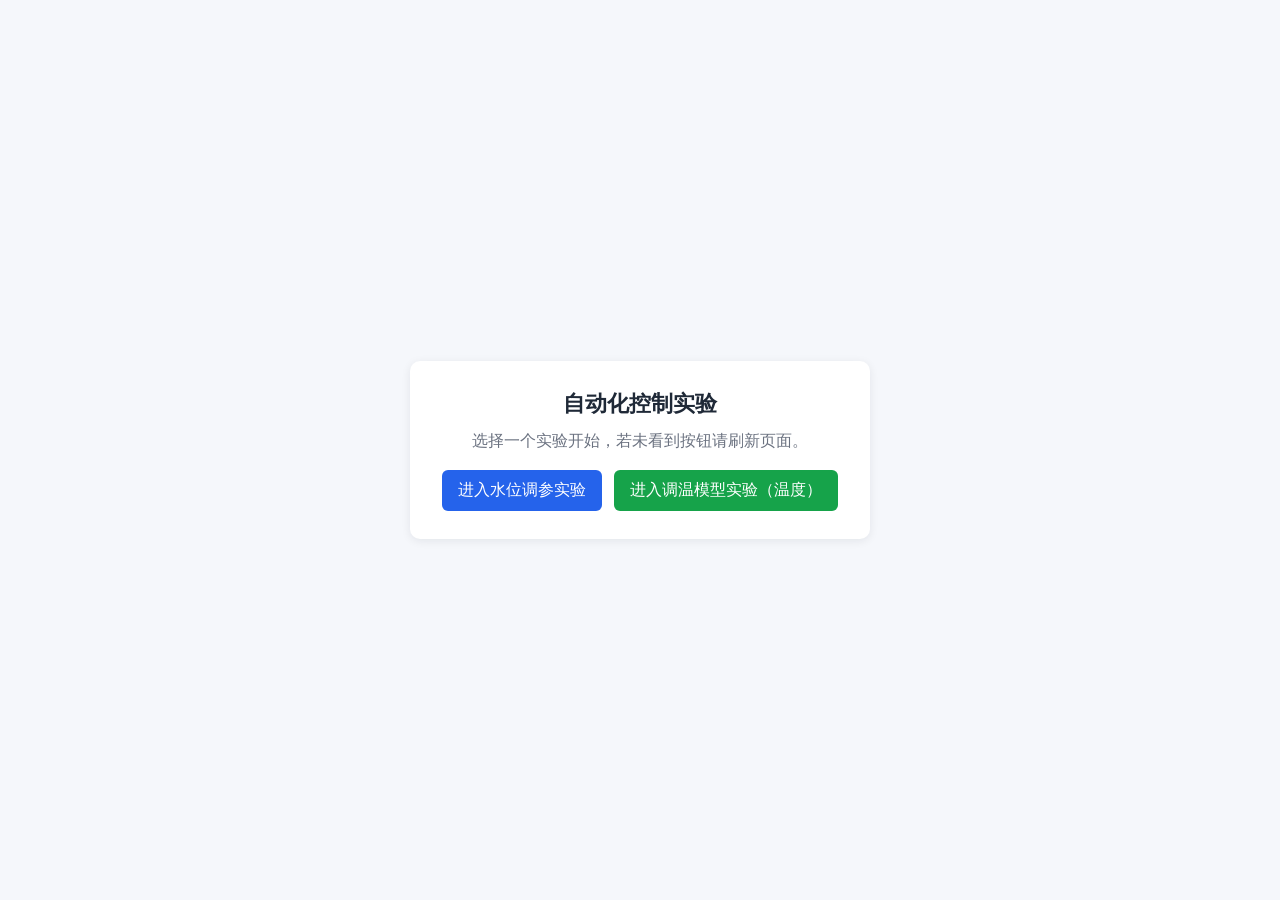
<file: index.html>
<!DOCTYPE html>
<html lang="zh-CN">
<head>
  <meta charset="UTF-8">
  <meta name="viewport" content="width=device-width, initial-scale=1.0">
  <title>自动化控制实验</title>
  <style>
    * { box-sizing: border-box; font-family: Arial, sans-serif; }
    body { background: #f5f7fb; min-height: 100vh; display: flex; align-items: center; justify-content: center; margin: 0; color: #1f2937; }
    .card { background: #fff; padding: 28px 32px; border-radius: 10px; box-shadow: 0 2px 10px rgba(15,23,42,.08); text-align: center; max-width: 520px; }
    h1 { margin: 0 0 8px; font-size: 22px; }
    p { color: #6b7280; line-height: 1.7; margin: 0 0 16px; }
    .btns { display: flex; gap: 12px; justify-content: center; flex-wrap: wrap; }
    .btn { display: inline-block; padding: 10px 16px; background: #2563eb; color: #fff; border-radius: 6px; text-decoration: none; }
    .btn:hover { background: #1d4ed8; }
    .btn-alt { background: #16a34a; }
    .btn-alt:hover { background: #15803d; }
  </style>
</head>
<body>
  <div class="card">
    <h1>自动化控制实验</h1>
    <p>选择一个实验开始，若未看到按钮请刷新页面。</p>
    <div class="btns">
      <a class="btn" href="experiments/water-tuner/index.html">进入水位调参实验</a>
      <a class="btn btn-alt" href="experiments/temp-tuner/index.html">进入调温模型实验（温度）</a>
    </div>
  </div>
</body>
</html>
</file>
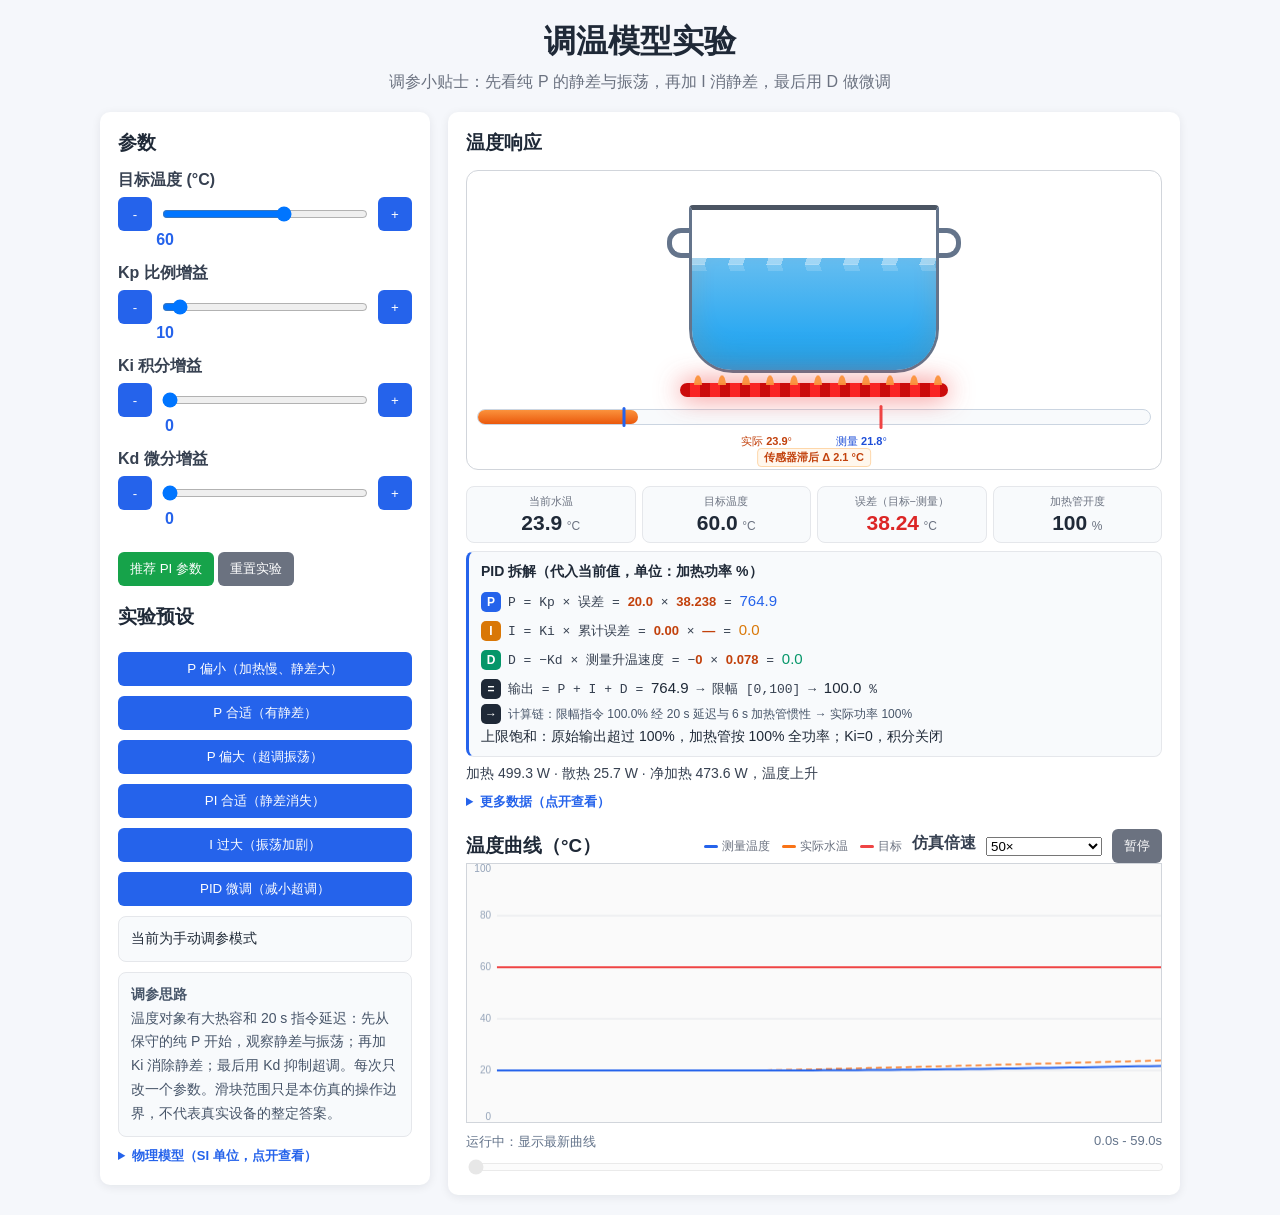
<file: experiments/temp-tuner/index.html>
<!DOCTYPE html>
<html lang="zh-CN">
<head>
  <meta charset="UTF-8">
  <meta name="viewport" content="width=device-width, initial-scale=1.0">
  <title>调温模型实验</title>
  <link rel="stylesheet" href="../../core/theme.css">
  <style>
    /* 温度响应可视化：大锅烧水（锅内水量固定约七成，温度越高气泡越多、锅底火光跟随功率）；
       目标与实际温度看锅下温度条——填充 = 水温，贴住红色目标刻度变绿、蓝刻度为测量温度
       （布局、控件、公式卡等共享样式见 core/theme.css） */
    .gauge-box { position: relative; width: 100%; height: 300px; border: 1px solid #d1d5db; border-radius: 12px; margin: 14px 0 16px; background: #fff; overflow: hidden; }
    /* 锅区：顶部 34px 留给蒸汽，底部 96px 接加热管与温度条（0–100 °C 刻度在下方曲线纵轴） */
    .gauge-track { position: absolute; left: 10px; right: 10px; top: 34px; bottom: 96px; }
    /* 大锅：两侧双耳把手；水量固定约七成，温度由气泡与水色表示 */
    .pot { position: absolute; left: 50%; transform: translateX(-50%); top: 0; bottom: 0; width: 250px;
      border: 3px solid #64748b; border-top: 5px solid #4b5563; border-radius: 4px 4px 44px 44px;
      background: rgba(255,255,255,.5); z-index: 4; }
    .pot::before, .pot::after { content: ""; position: absolute; top: 18px; width: 20px; height: 20px; border: 5px solid #64748b; }
    .pot::before { left: -25px; border-right: none; border-radius: 14px 0 0 14px; }
    .pot::after { right: -25px; border-left: none; border-radius: 0 14px 14px 0; }
    /* 锅内水：水量固定约七成、不随温度/参数变化；水色渐变与锅底暖光由 JS 按水温插值 */
    .pot-water { position: absolute; left: 0; right: 0; bottom: 0; height: 70%; overflow: hidden;
      border-radius: 0 0 40px 40px; background: linear-gradient(180deg, #93c5fd, #3b82f6); }
    .pot-water::before { content: ""; position: absolute; left: 0; top: 0; width: 200%; height: 7px;
      background: repeating-linear-gradient(110deg, rgba(255,255,255,.4) 0 14px, rgba(255,255,255,0) 14px 36px);
      animation: surfaceFlow 2.6s linear infinite; }
    .pot-water::after { content: ""; position: absolute; left: 0; top: 6px; width: 200%; height: 7px;
      background: repeating-linear-gradient(70deg, rgba(255,255,255,.16) 0 14px, rgba(255,255,255,0) 14px 36px);
      animation: surfaceFlow 4.2s linear infinite reverse; }
    @keyframes surfaceFlow { from { transform: translateX(0); } to { transform: translateX(-50%); } }
    /* 沸腾气泡：按温度分档（bub-1…bub-4 对应 30/50/70/90 °C 起），越高同时上升的气泡越多、越急 */
    .bubble { position: absolute; bottom: -6px; width: 8px; height: 8px; border-radius: 50%; opacity: 0;
      background: radial-gradient(circle at 35% 30%, rgba(255,255,255,.95), rgba(255,255,255,.25)); }
    .pot .bubble { animation-duration: 1.7s; animation-timing-function: linear; animation-iteration-count: infinite; }
    .pot.bub-1 .bubble:nth-child(1),
    .pot.bub-2 .bubble:nth-child(-n+2),
    .pot.bub-3 .bubble:nth-child(-n+3),
    .pot.bub-4 .bubble { animation-name: bubbleRise; }
    .pot .bubble:nth-child(2) { animation-delay: .45s; }
    .pot .bubble:nth-child(3) { animation-delay: .95s; }
    .pot .bubble:nth-child(4) { width: 6px; height: 6px; animation-delay: 1.3s; }
    .pot.bub-3 .bubble, .pot.bub-4 .bubble { animation-duration: 1.2s; }
    .pot.bub-4 .bubble { animation-duration: .85s; }
    @keyframes bubbleRise { 0% { transform: translateY(0) scale(.6); opacity: 0; } 12% { opacity: .9; }
      100% { transform: translateY(-200px) scale(1.15); opacity: 0; } }
    /* 蒸汽：水温 ≥50 °C 起飘出，越热越明显 */
    .steam { position: absolute; left: 50%; top: -26px; transform: translateX(-50%); width: 96px; height: 24px;
      opacity: 0; transition: opacity .4s; pointer-events: none; }
    .pot.bub-2 .steam { opacity: .45; }
    .pot.bub-3 .steam, .pot.bub-4 .steam { opacity: .9; }
    .steam span { position: absolute; bottom: 0; width: 12px; height: 22px; border-radius: 50%;
      background: radial-gradient(ellipse, rgba(148,163,184,.6), rgba(148,163,184,0) 70%);
      animation: steamRise 2.4s ease-in-out infinite; }
    .steam span:nth-child(1) { left: 10px; }
    .steam span:nth-child(2) { left: 42px; animation-delay: .8s; }
    .steam span:nth-child(3) { left: 74px; animation-delay: 1.6s; }
    @keyframes steamRise { 0% { transform: translateY(6px) scale(.7); opacity: 0; } 30% { opacity: .9; }
      100% { transform: translateY(-16px) scale(1.3); opacity: 0; } }
    /* 锅底加热管：红热程度跟随实际功率，点燃（.is-lit）时窜出火苗 */
    .heater { position: absolute; left: 50%; transform: translateX(-50%); bottom: 72px; width: 268px; height: 14px; border-radius: 7px;
      background: repeating-linear-gradient(90deg, #7f1d1d 0 10px, #b91c1c 10px 20px);
      z-index: 8; transition: box-shadow .2s linear, background .2s linear; }
    .heater::before { content: ""; position: absolute; left: 6px; right: 6px; top: -15px; height: 17px; opacity: 0; transition: opacity .2s linear;
      background-image: radial-gradient(ellipse 6px 15px at 50% 100%, rgba(251,146,60,.95) 0 58%, rgba(249,115,22,0) 70%);
      background-size: 24px 17px; background-repeat: repeat-x; transform-origin: bottom center; }
    .heater.is-lit::before { opacity: 1; animation: flameFlicker .32s ease-in-out infinite alternate; }
    @keyframes flameFlicker { from { transform: scaleY(.8); } to { transform: scaleY(1.1); } }
    /* 温度条：填充宽度 = 实际水温；贴住红色目标刻度（±0.5 °C）整条变绿，蓝刻度 = 测量温度 */
    .temp-bar { position: absolute; left: 10px; right: 10px; bottom: 44px; height: 16px;
      border: 1px solid #cbd5e1; border-radius: 8px; background: #f8fafc; }
    .temp-bar-fill { position: absolute; left: 0; top: 0; bottom: 0; width: 0; border-radius: 7px;
      background: linear-gradient(180deg, #fb923c, #ea580c); transition: width .1s linear, background .2s linear; }
    .temp-bar.is-reached { border-color: #16a34a; box-shadow: 0 0 6px rgba(22,163,74,.35); }
    .temp-bar.is-reached .temp-bar-fill { background: linear-gradient(180deg, #4ade80, #16a34a); }
    .temp-bar-target { position: absolute; top: -5px; bottom: -5px; width: 3px; border-radius: 2px;
      background: #ef4444; transform: translateX(-1.5px); z-index: 3; }
    .temp-bar-measured { position: absolute; top: -3px; bottom: -3px; width: 3px; border-radius: 2px;
      background: #2563eb; transform: translateX(-1.5px); z-index: 4; }
    /* 条下读数：颜色与温度条刻度一致 */
    .gauge-labels { position: absolute; left: 0; right: 0; bottom: 20px; display: flex; justify-content: center; gap: 44px; font-size: 11px; color: #64748b; }
    .lbl-actual { color: #c2410c; }
    .lbl-measured { color: #1d4ed8; }
    /* 传感器滞后的数值读出 */
    .lag-tag { position: absolute; left: 50%; transform: translateX(-50%); bottom: 2px; font-size: 11px; font-weight: 700; color: #c2410c; background: #fff7ed; border: 1px solid #fed7aa; padding: 1px 6px; border-radius: 4px; white-space: nowrap; }
    /* 曲线图例：蓝实线测量、橙虚线实际、红实线目标 */
    .legend { display: flex; gap: 12px; font-size: 12px; color: #6b7280; align-items: center; }
    .legend span::before { content: ""; display: inline-block; width: 14px; height: 3px; margin-right: 4px; vertical-align: middle; border-radius: 2px; background: #2563eb; }
    .legend .lg-actual::before { background: #f97316; }
    .legend .lg-target::before { background: #ef4444; }
    /* 暂停时冻结锅内水面、气泡、蒸汽与火苗动画 */
    .gauge-box.is-paused .pot-water::before, .gauge-box.is-paused .pot-water::after,
    .gauge-box.is-paused .bubble, .gauge-box.is-paused .steam span,
    .gauge-box.is-paused .heater::before { animation-play-state: paused; }
    @media (prefers-reduced-motion: reduce) {
      .pot-water::before, .pot-water::after, .bubble, .steam span, .heater.is-lit::before { animation: none; }
    }
  </style>
</head>
<body>
  <h1>调温模型实验</h1>
  <div class="subtitle" id="loadingTip" title="点击切换下一条提示" aria-live="polite">调参小贴士：先看纯 P 的静差与振荡，再加 I 消静差，最后用 D 做微调</div>

  <div class="container">
    <div class="panel left">
      <h3>参数</h3>

      <div class="param">
        <label for="setPoint">目标温度 (°C)</label>
        <div class="param-control">
          <button class="btn param-btn" onclick="adjustParam('setPoint', -1)">-</button>
          <input type="range" id="setPoint" min="0" max="100" step="1" value="60">
          <button class="btn param-btn" onclick="adjustParam('setPoint', 1)">+</button>
        </div>
        <span class="value" id="setPointVal">60</span>
      </div>

      <div class="param">
        <label for="kp">Kp 比例增益</label>
        <div class="param-control">
          <button class="btn param-btn" onclick="adjustParam('kp', -1)">-</button>
          <input type="range" id="kp" min="0" max="200" step="1" value="10">
          <button class="btn param-btn" onclick="adjustParam('kp', 1)">+</button>
        </div>
        <span class="value" id="kpVal">20</span>
      </div>

      <div class="param">
        <label for="ki">Ki 积分增益</label>
        <div class="param-control">
          <button class="btn param-btn" onclick="adjustParam('ki', -1)">-</button>
          <input type="range" id="ki" min="0" max="100" step="1" value="0">
          <button class="btn param-btn" onclick="adjustParam('ki', 1)">+</button>
        </div>
        <span class="value" id="kiVal">0</span>
      </div>

      <div class="param">
        <label for="kd">Kd 微分增益</label>
        <div class="param-control">
          <button class="btn param-btn" onclick="adjustParam('kd', -1)">-</button>
          <input type="range" id="kd" min="0" max="100" step="1" value="0">
          <button class="btn param-btn" onclick="adjustParam('kd', 1)">+</button>
        </div>
        <span class="value" id="kdVal">0</span>
      </div>

      <button class="btn btn-auto" onclick="autoTune()">推荐 PI 参数</button>
      <button class="btn btn-secondary" onclick="resetSystem()">重置实验</button>

      <h3 style="margin-top:18px">实验预设</h3>
      <button class="btn preset-btn" onclick="loadPreset('pSmall')">P 偏小（加热慢、静差大）</button>
      <button class="btn preset-btn" onclick="loadPreset('pOk')">P 合适（有静差）</button>
      <button class="btn preset-btn" onclick="loadPreset('pLarge')">P 偏大（超调振荡）</button>
      <button class="btn preset-btn" onclick="loadPreset('pi')">PI 合适（静差消失）</button>
      <button class="btn preset-btn" onclick="loadPreset('iLarge')">I 过大（振荡加剧）</button>
      <button class="btn preset-btn" onclick="loadPreset('pid')">PID 微调（减小超调）</button>

      <div class="status" id="tuneStatus">当前为手动调参模式</div>
      <div class="tips">
        <strong>调参思路</strong><br>
        温度对象有大热容和 20 s 指令延迟：先从保守的纯 P 开始，观察静差与振荡；再加 Ki 消除静差；最后用 Kd 抑制超调。每次只改一个参数。滑块范围只是本仿真的操作边界，不代表真实设备的整定答案。
      </div>
      <details class="more-data">
        <summary>物理模型（SI 单位，点开查看）</summary>
        水 1.0 kg，比热容 4186 J/(kg·°C)，热容 4186 J/K。<br>
        加热器最大 500 W，实际功率 = 500 × 加热管开度 / 100。<br>
        散热 = (水温 − 20) ÷ 0.15（环境 20 °C、热阻 0.15 K/W）。<br>
        水温变化率 = (加热功率 − 散热) ÷ 4186。<br>
        满功率极限 20 + 500×0.15 = 95 °C；60 °C 平衡需 266.7 W（53.3%）。<br>
        指令延迟 20 s 后到达，加热管按 6 s 一阶惯性动作；测温传感器 25 s 一阶惯性。<br>
        不含沸腾相变、环境温度漂移与保温层非线性。
      </details>
    </div>

    <div class="panel right">
      <h3>温度响应</h3>
      <div class="gauge-box" id="gaugeBox">
        <div class="gauge-track">
          <div class="pot" id="pot" title="锅内水量固定；温度越高气泡越多、水色越暖">
            <div class="pot-water" id="potWater">
              <span class="bubble" style="left:20%"></span>
              <span class="bubble" style="left:46%"></span>
              <span class="bubble" style="left:72%"></span>
              <span class="bubble" style="left:34%"></span>
            </div>
            <div class="steam" aria-hidden="true"><span></span><span></span><span></span></div>
          </div>
        </div>
        <div class="heater" id="heater" aria-hidden="true"></div>
        <div class="temp-bar" id="tempBar" title="温度条：填充 = 实际水温，贴住红色目标刻度变绿">
          <div class="temp-bar-fill" id="barActual"></div>
          <div class="temp-bar-target" id="barTarget"></div>
          <div class="temp-bar-measured" id="barMeasured"></div>
        </div>
        <div class="gauge-labels">
          <span class="lbl-actual">实际 <b id="barActualVal">20.0</b>°</span>
          <span class="lbl-measured">测量 <b id="barMeasuredVal">20.0</b>°</span>
        </div>
        <div class="lag-tag" id="lagTag">传感器滞后 Δ 0.0 °C</div>
      </div>
      <div class="key-metrics">
        <div class="metric">
          <span class="metric-label">当前水温</span>
          <span class="metric-num" id="currentTemp">20.0</span> <span class="metric-unit">°C</span>
        </div>
        <div class="metric">
          <span class="metric-label">目标温度</span>
          <span class="metric-num" id="targetTemp">60.0</span> <span class="metric-unit">°C</span>
        </div>
        <div class="metric is-error">
          <span class="metric-label">误差（目标−测量）</span>
          <span class="metric-num" id="error">40.00</span> <span class="metric-unit">°C</span>
        </div>
        <div class="metric">
          <span class="metric-label">加热管开度</span>
          <span class="metric-num" id="valve">0</span> <span class="metric-unit">%</span>
        </div>
      </div>
      <div class="status" id="controlBreakdown">
        <strong>PID 拆解（代入当前值，单位：加热功率 %）</strong>
        <div class="formula">
          <div class="formula-row">
            <span class="term term-p">P</span>
            <span class="expr">P = Kp × 误差 = <b id="fpKp">20.0</b> × <b id="fpErr">40.000</b> = <span class="res-p" id="pOutput">0.0</span></span>
          </div>
          <div class="formula-row">
            <span class="term term-i">I</span>
            <span class="expr">I = Ki × 累计误差 = <b id="fpKi">0.00</b> × <b id="fpIacc">—</b> = <span class="res-i" id="iOutput">0.0</span></span>
          </div>
          <div class="formula-row">
            <span class="term term-d">D</span>
            <span class="expr">D = −Kd × 测量升温速度 = −<b id="fpKd">0</b> × <b id="fpSpeed">0.000</b> = <span class="res-d" id="dOutput">0.0</span></span>
          </div>
          <div class="formula-row">
            <span class="term term-sum">=</span>
            <span class="expr">输出 = P + I + D = <span class="res-sum" id="rawOutput">0.0</span>
              → 限幅 [0,100] → <span class="res-sum" id="commandOutput">0.0</span> %</span>
          </div>
          <div class="formula-row">
            <span class="term term-sum">→</span>
            <span class="formula-path" id="controlChain"></span>
          </div>
        </div>
        <span id="saturationStatus">等待计算</span>
      </div>
      <div class="balance-line" id="balanceLine">加热 0.0 W · 散热 0.0 W</div>
      <details class="more-data">
        <summary>更多数据（点开查看）</summary>
        仿真时间 <span class="value" id="simTimeDisplay">0.0</span> s
        · 水质量 <span class="value" id="massDisplay">1.0</span> kg
        · 热容 <span class="value" id="capacityDisplay">4186</span> J/K
        · 理论稳态静差（平衡解预测） <span class="value" id="theoryError">2.50</span> °C
      </details>
      <div class="chart-head">
        <h3>温度曲线（°C）</h3>
        <div class="chart-tools">
          <span class="legend">
            <span>测量温度</span>
            <span class="lg-actual">实际水温</span>
            <span class="lg-target">目标</span>
          </span>
          <label for="simulationSpeed">仿真倍速</label>
          <select id="simulationSpeed">
            <option value="1">1×（真实时间）</option>
            <option value="10">10×</option>
            <option value="50" selected>50×</option>
            <option value="100">100×</option>
          </select>
          <button class="btn btn-secondary" id="toggleRunBtn" type="button">暂停</button>
        </div>
      </div>
      <canvas id="chart"></canvas>
      <div class="scrubber-wrap">
        <div class="scrubber-label">
          <span id="scrubberState">运行中：显示最新曲线</span>
          <span id="scrubberRange">0.0s - 0.0s</span>
        </div>
        <input class="scrubber" id="historyScrubber" type="range" min="0" max="0" value="0" disabled>
      </div>
    </div>
  </div>

  <script src="../../core/chart.js"></script>
  <script src="../../core/controls.js"></script>
  <script src="model.js"></script>
  <script src="ui.js"></script>
</body>
</html>
</file>
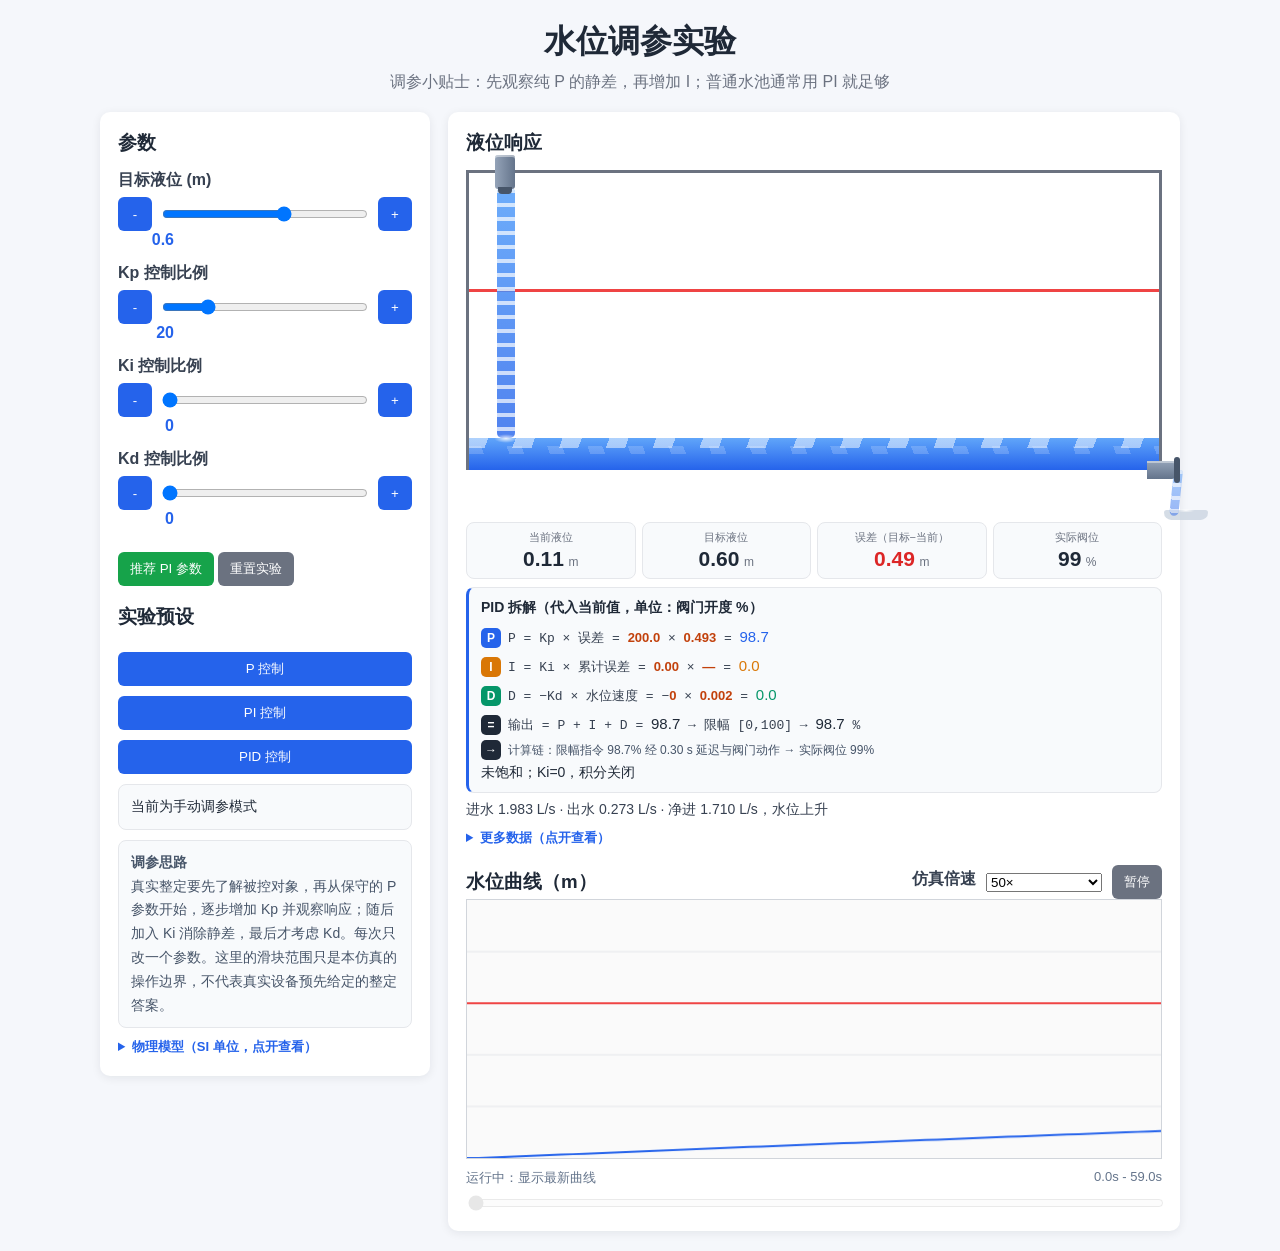
<file: experiments/water-tuner/index.html>
<!DOCTYPE html>
<html lang="zh-CN">
<head>
  <meta charset="UTF-8">
  <meta name="viewport" content="width=device-width, initial-scale=1.0">
  <title>水位调参实验</title>
  <link rel="stylesheet" href="../../core/theme.css">
  <style>
    /* 水池可视化专属样式（布局、控件、公式卡等共享样式见 core/theme.css） */
    .pool-box { position: relative; width: 100%; height: 300px; border: 3px solid #6b7280; border-bottom: none; margin: 14px 0 52px; background: #fff; overflow: visible; }
    .water { position: absolute; bottom: 0; width: 100%; background: linear-gradient(180deg, #60a5fa, #2563eb); overflow: hidden; transition: height .08s linear; }
    .water::before { content: ""; position: absolute; left: 0; top: 0; width: 200%; height: 10px; background: repeating-linear-gradient(110deg, rgba(255,255,255,.5) 0 18px, rgba(255,255,255,0) 18px 44px); animation: surfaceFlow 2.8s linear infinite; }
    .water::after { content: ""; position: absolute; left: 0; top: 8px; width: 200%; height: 8px; background: repeating-linear-gradient(70deg, rgba(255,255,255,.18) 0 14px, rgba(255,255,255,0) 14px 38px); animation: surfaceFlow 4.2s linear infinite reverse; }
    .water:not(.has-water)::before, .water:not(.has-water)::after { opacity: 0; }
    /* 进水管与下落水流 */
    .inlet-pipe { position: absolute; left: 26px; top: -18px; width: 20px; height: 34px; border-radius: 3px; background: linear-gradient(90deg, #94a3b8, #64748b); box-shadow: inset 0 2px 0 rgba(255,255,255,.45); z-index: 20; }
    .inlet-pipe::after { content: ""; position: absolute; left: 3px; bottom: -5px; width: 14px; height: 7px; border-radius: 0 0 4px 4px; background: #475569; }
    .inlet-stream { position: absolute; left: 28px; top: 16px; width: 16px; height: 0; border-radius: 3px 3px 5px 5px; background: linear-gradient(180deg, rgba(96,165,250,.92), rgba(37,99,235,.8)); opacity: 0; z-index: 15; }
    .inlet-stream::before { content: ""; position: absolute; inset: 0; border-radius: inherit; background: repeating-linear-gradient(180deg, rgba(255,255,255,.7) 0 4px, rgba(255,255,255,0) 4px 14px); animation: streamFlowDown .35s linear infinite; }
    .inlet-stream::after { content: ""; position: absolute; left: 50%; bottom: -5px; width: 24px; height: 9px; border-radius: 50%; background: radial-gradient(ellipse, rgba(255,255,255,.85), rgba(255,255,255,0) 70%); transform: translateX(-50%); animation: splashPulse .45s ease-in-out infinite alternate; }
    /* 出水管与外流水流 */
    .outlet-pipe { position: absolute; right: -18px; bottom: -9px; width: 30px; height: 18px; border-radius: 0 5px 5px 0; background: linear-gradient(180deg, #94a3b8, #64748b); box-shadow: inset 0 2px 0 rgba(255,255,255,.4); z-index: 20; }
    .outlet-pipe::after { content: ""; position: absolute; right: -3px; top: -4px; width: 6px; height: 26px; border-radius: 3px; background: #475569; }
    .outlet-stream { position: absolute; right: -24px; top: 100%; width: 14px; height: 0; border-radius: 3px 3px 6px 6px; background: linear-gradient(180deg, rgba(96,165,250,.92), rgba(37,99,235,.78)); opacity: 0; z-index: 15; transform: rotate(6deg); transform-origin: top center; }
    .outlet-stream::before { content: ""; position: absolute; inset: 0; border-radius: inherit; background: repeating-linear-gradient(180deg, rgba(255,255,255,.65) 0 4px, rgba(255,255,255,0) 4px 13px); animation: streamFlowDown .4s linear infinite; }
    .drain-pool { position: absolute; right: -49px; bottom: -50px; width: 44px; height: 10px; border-radius: 3px 3px 8px 8px; background: #cbd5e1; opacity: .8; z-index: 10; }
    .drain-pool::before { content: ""; position: absolute; left: 50%; top: -3px; width: 30px; height: 7px; border-radius: 50%; background: radial-gradient(ellipse, rgba(255,255,255,.9), rgba(255,255,255,0) 70%); transform: translateX(-50%) scale(.6); opacity: 0; }
    .drain-pool.is-receiving::before { opacity: 1; animation: splashPulse .5s ease-in-out infinite alternate; }
    @keyframes surfaceFlow { from { transform: translateX(0); } to { transform: translateX(-50%); } }
    @keyframes streamFlowDown { from { background-position: 0 0; } to { background-position: 0 14px; } }
    @keyframes splashPulse { from { transform: translateX(-50%) scale(.75); opacity: .5; } to { transform: translateX(-50%) scale(1.25); opacity: .95; } }
    /* 暂停时冻结所有流动动画 */
    .pool-box.is-paused .water::before, .pool-box.is-paused .water::after,
    .pool-box.is-paused .inlet-stream::before, .pool-box.is-paused .inlet-stream::after,
    .pool-box.is-paused .outlet-stream::before, .pool-box.is-paused .drain-pool.is-receiving::before { animation-play-state: paused; }
    @media (prefers-reduced-motion: reduce) { .water::before, .water::after, .inlet-stream::before, .inlet-stream::after, .outlet-stream::before, .drain-pool.is-receiving::before { animation: none; } }
  </style>
</head>
<body>
  <h1>水位调参实验</h1>
  <div class="subtitle" id="loadingTip" title="点击切换下一条提示" aria-live="polite">调参小贴士：先观察纯 P 的静差，再增加 I；普通水池通常用 PI 就足够</div>

  <div class="container">
    <div class="panel left">
      <h3>参数</h3>

      <div class="param">
        <label for="setPoint">目标液位 (m)</label>
        <div class="param-control">
          <button class="btn param-btn" onclick="adjustParam('setPoint', -0.1)">-</button>
          <input type="range" id="setPoint" min="0" max="1" step="0.1" value="0.6">
          <button class="btn param-btn" onclick="adjustParam('setPoint', 0.1)">+</button>
        </div>
        <span class="value" id="setPointVal">0.6</span>
      </div>

      <div class="param">
        <label for="kp">Kp 控制比例</label>
        <div class="param-control">
          <button class="btn param-btn" onclick="adjustParam('kp', -1)">-</button>
          <input type="range" id="kp" min="0" max="100" step="1" value="20">
          <button class="btn param-btn" onclick="adjustParam('kp', 1)">+</button>
        </div>
        <span class="value" id="kpVal">20</span>
      </div>

      <div class="param">
        <label for="ki">Ki 控制比例</label>
        <div class="param-control">
          <button class="btn param-btn" onclick="adjustParam('ki', -1)">-</button>
          <input type="range" id="ki" min="0" max="100" step="1" value="0">
          <button class="btn param-btn" onclick="adjustParam('ki', 1)">+</button>
        </div>
        <span class="value" id="kiVal">0</span>
      </div>

      <div class="param">
        <label for="kd">Kd 控制比例</label>
        <div class="param-control">
          <button class="btn param-btn" onclick="adjustParam('kd', -1)">-</button>
          <input type="range" id="kd" min="0" max="100" step="1" value="0">
          <button class="btn param-btn" onclick="adjustParam('kd', 1)">+</button>
        </div>
        <span class="value" id="kdVal">0</span>
      </div>

      <button class="btn btn-auto" onclick="autoTune()">推荐 PI 参数</button>
      <button class="btn btn-secondary" onclick="resetSystem()">重置实验</button>

      <h3 style="margin-top:18px">实验预设</h3>
      <button class="btn preset-btn" onclick="loadPreset('pOnly')">P 控制</button>
      <button class="btn preset-btn" onclick="loadPreset('pi')">PI 控制</button>
      <button class="btn preset-btn" onclick="loadPreset('pid')">PID 控制</button>

      <div class="status" id="tuneStatus">当前为手动调参模式</div>
      <div class="tips">
        <strong>调参思路</strong><br>
        真实整定要先了解被控对象，再从保守的 P 参数开始，逐步增加 Kp 并观察响应；随后加入 Ki 消除静差，最后才考虑 Kd。每次只改一个参数。这里的滑块范围只是本仿真的操作边界，不代表真实设备预先给定的整定答案。
      </div>
      <details class="more-data">
        <summary>物理模型（SI 单位，点开查看）</summary>
        水池：1 m × 1 m × 1 m，容量 1000 L。<br>
        顶部进水：最大 2 L/s，与实际阀位成正比。<br>
        底部出水：直径 20 mm，流量系数 Cd=0.6，向大气自由排水。<br>
        Q出 = Cd × 孔面积 × √(2gh)；水位变化率 = (Q进 − Q出) ÷ 池底面积。<br>
        0.6 m 时出水约 0.647 L/s，平衡阀位约 32.4%。<br>
        阀门指令延迟 0.30 s 后才到达执行机构，阀门按一阶惯性动作。<br>
        不含长管阻力、泵曲线和水面晃荡。
      </details>
    </div>

    <div class="panel right">
      <h3>液位响应</h3>
      <div class="pool-box">
        <div class="water" id="water"></div>
        <div class="target-line" id="targetLine"></div>
        <div class="inlet-pipe" aria-hidden="true"></div>
        <div class="inlet-stream" id="inletStream" aria-hidden="true"></div>
        <div class="outlet-pipe" aria-hidden="true"></div>
        <div class="outlet-stream" id="outletStream" aria-hidden="true"></div>
        <div class="drain-pool" aria-hidden="true"></div>
      </div>
      <div class="key-metrics">
        <div class="metric">
          <span class="metric-label">当前液位</span>
          <span class="metric-num" id="currentLv">0.00</span> <span class="metric-unit">m</span>
        </div>
        <div class="metric">
          <span class="metric-label">目标液位</span>
          <span class="metric-num" id="targetLv">0.60</span> <span class="metric-unit">m</span>
        </div>
        <div class="metric is-error">
          <span class="metric-label">误差（目标−当前）</span>
          <span class="metric-num" id="error">0.00</span> <span class="metric-unit">m</span>
        </div>
        <div class="metric">
          <span class="metric-label">实际阀位</span>
          <span class="metric-num" id="valve">0</span> <span class="metric-unit">%</span>
        </div>
      </div>
      <div class="status" id="controlBreakdown">
        <strong>PID 拆解（代入当前值，单位：阀门开度 %）</strong>
        <div class="formula">
          <div class="formula-row">
            <span class="term term-p">P</span>
            <span class="expr">P = Kp × 误差 = <b id="fpKp">200.0</b> × <b id="fpErr">0.000</b> = <span class="res-p" id="pOutput">0.0</span></span>
          </div>
          <div class="formula-row">
            <span class="term term-i">I</span>
            <span class="expr">I = Ki × 累计误差 = <b id="fpKi">0.0</b> × <b id="fpIacc">—</b> = <span class="res-i" id="iOutput">0.0</span></span>
          </div>
          <div class="formula-row">
            <span class="term term-d">D</span>
            <span class="expr">D = −Kd × 水位速度 = −<b id="fpKd">0</b> × <b id="fpSpeed">0.000</b> = <span class="res-d" id="dOutput">0.0</span></span>
          </div>
          <div class="formula-row">
            <span class="term term-sum">=</span>
            <span class="expr">输出 = P + I + D = <span class="res-sum" id="rawOutput">0.0</span>
              → 限幅 [0,100] → <span class="res-sum" id="commandOutput">0.0</span> %</span>
          </div>
          <div class="formula-row">
            <span class="term term-sum">→</span>
            <span class="formula-path" id="controlChain"></span>
          </div>
        </div>
        <span id="saturationStatus">等待计算</span>
      </div>
      <div class="balance-line" id="balanceLine">进水 0.000 L/s · 出水 0.000 L/s</div>
      <details class="more-data">
        <summary>更多数据（点开查看）</summary>
        仿真时间 <span class="value" id="simTimeDisplay">0.0</span> s
        · 存水 <span class="value" id="volumeDisplay">0.0</span> L
        · 理论稳态静差（平衡解预测） <span class="value" id="theoryError">0.00</span> m
        · 累计溢流 <span class="value" id="overflowDisplay">0.0</span> L
      </details>
      <div class="chart-head">
        <h3>水位曲线（m）</h3>
        <div class="chart-tools">
          <label for="simulationSpeed">仿真倍速</label>
          <select id="simulationSpeed">
            <option value="1">1×（真实时间）</option>
            <option value="10">10×</option>
            <option value="50" selected>50×</option>
            <option value="100">100×</option>
          </select>
          <button class="btn btn-secondary" id="toggleRunBtn" type="button">暂停</button>
        </div>
      </div>
      <canvas id="chart"></canvas>
      <div class="scrubber-wrap">
        <div class="scrubber-label">
          <span id="scrubberState">运行中：显示最新曲线</span>
          <span id="scrubberRange">0.0s - 0.0s</span>
        </div>
        <input class="scrubber" id="historyScrubber" type="range" min="0" max="0" value="0" disabled>
      </div>
    </div>
  </div>

  <script src="../../core/chart.js"></script>
  <script src="../../core/controls.js"></script>
  <script src="model.js"></script>
  <script src="ui.js"></script>
</body>
</html>
</file>
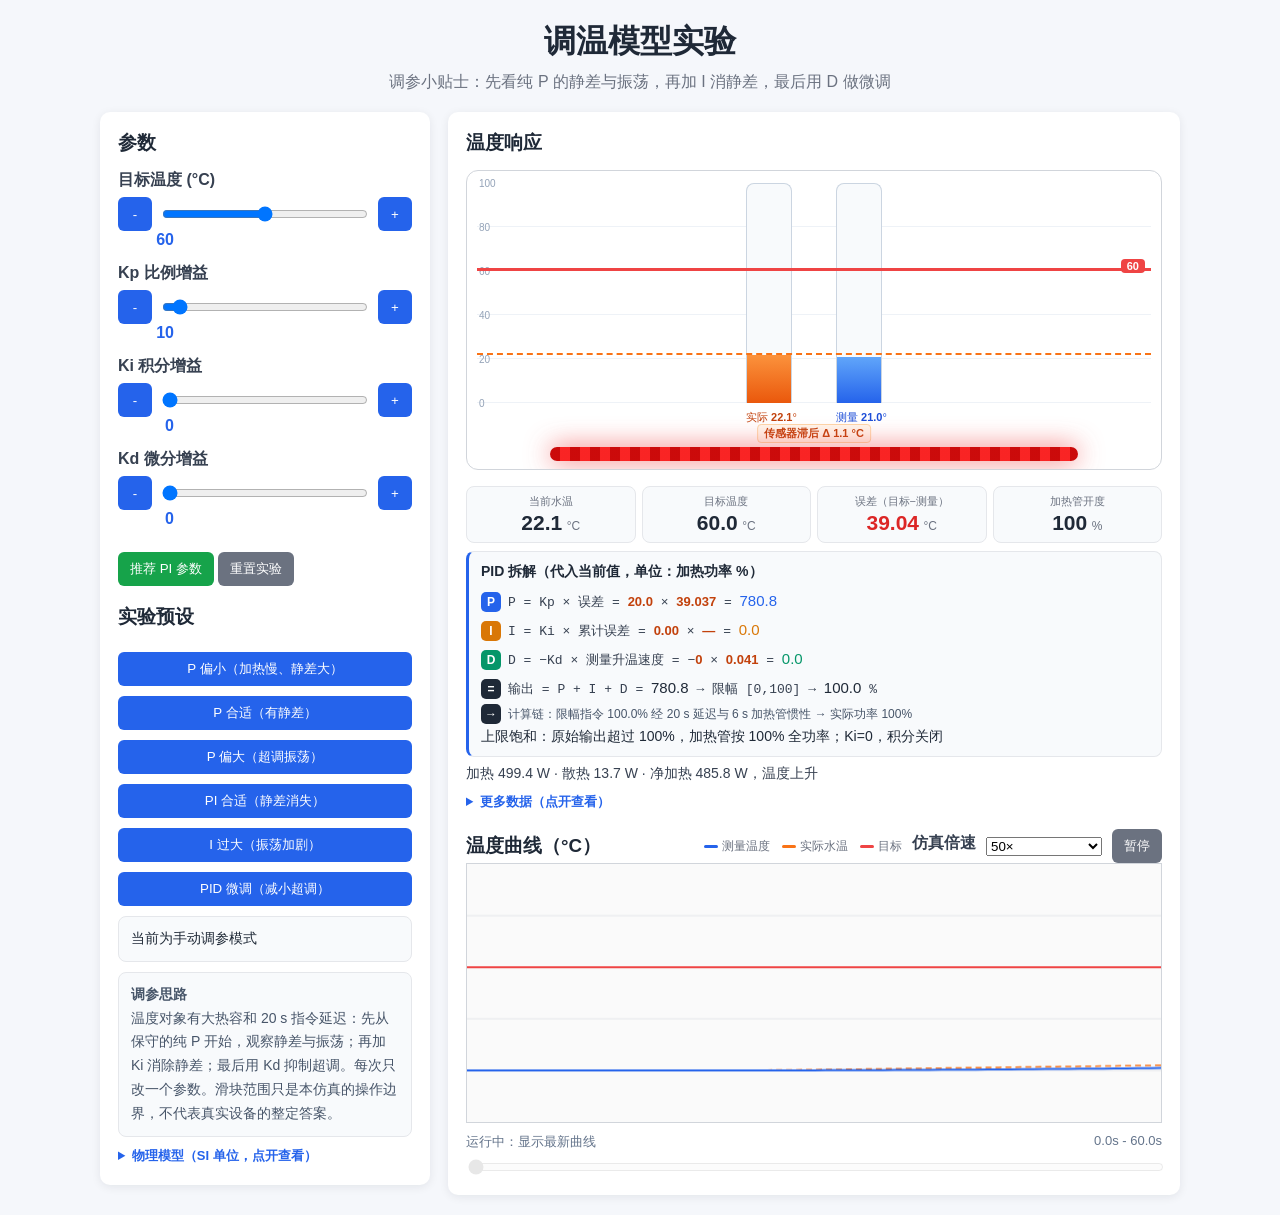
<file: temp-tuner.html>
<!DOCTYPE html>
<html lang="zh-CN">
<head>
  <meta charset="UTF-8">
  <meta name="viewport" content="width=device-width, initial-scale=1.0">
  <title>调温模型实验</title>
  <style>
    * { box-sizing: border-box; font-family: Arial, sans-serif; }
    body { background: #f5f7fb; max-width: 1120px; margin: 0 auto; padding: 20px; color: #1f2937; }
    h1 { text-align: center; margin: 0 0 8px; }
    .subtitle { text-align: center; color: #6b7280; margin-bottom: 16px; min-height: 1.5em; transition: opacity .25s ease; cursor: pointer; user-select: none; }
    .subtitle:hover { color: #2563eb; }
    .subtitle.is-changing { opacity: 0; }
    .container { display: flex; gap: 18px; align-items: flex-start; }
    .panel { background: #fff; padding: 18px; border-radius: 10px; box-shadow: 0 2px 10px rgba(15,23,42,.08); }
    .left { width: 330px; }
    .right { flex: 1; }
    h3 { margin: 0 0 12px; }
    .param { margin: 14px 0; }
    label { display: block; font-weight: 700; margin-bottom: 6px; color: #374151; }
    input[type="range"] { width: 100%; }
    .param-control { display: flex; align-items: center; gap: 8px; }
    .value { color: #2563eb; font-weight: 700; min-width: 56px; display: inline-block; text-align: right; }
    .btn { padding: 8px 12px; background: #2563eb; color: #fff; border: 0; border-radius: 6px; cursor: pointer; margin-top: 10px; }
    .btn:hover { background: #1d4ed8; }
    .btn-auto { background: #16a34a; }
    .btn-auto:hover { background: #15803d; }
    .btn-secondary { background: #6b7280; }
    .btn-secondary:hover { background: #4b5563; }
    .param-btn { width: 34px; height: 34px; padding: 0; margin-top: 0; flex: 0 0 34px; }
    .preset-btn { width: 100%; }
    .status, .tips { line-height: 1.7; font-size: 14px; }
    /* 温度刻度条：0–100 °C 双柱（橙 = 实际水温，蓝 = 测量温度），两柱顶差即传感器滞后 */
    .gauge-box { position: relative; width: 100%; height: 300px; border: 1px solid #d1d5db; border-radius: 12px; margin: 14px 0 16px; background: #fff; overflow: hidden; }
    .gauge-track { position: absolute; left: 10px; right: 10px; top: 12px; bottom: 66px;
      background: repeating-linear-gradient(to top, #eef2f7 0 1px, transparent 1px 20%); }
    /* 刻度：左侧 0–100 °C 标注，与 20% 网格线对齐 */
    .scale-tick { position: absolute; left: 2px; font-size: 10px; color: #94a3b8; transform: translateY(50%); }
    /* 目标温度线（红，实线）与实际水温基准线（橙，虚线） */
    .target-line { position: absolute; left: 0; width: 100%; height: 3px; background: #ef4444; z-index: 10; }
    .target-tag { position: absolute; right: 6px; top: -9px; background: #ef4444; color: #fff; font-size: 11px; font-weight: 700; padding: 1px 6px; border-radius: 4px; }
    .actual-line { position: absolute; left: 0; width: 100%; height: 0; border-top: 2px dashed #f97316; z-index: 9; }
    .gauge-cols { position: absolute; inset: 0; display: flex; align-items: flex-end; justify-content: center; gap: 44px; padding: 0 54px; }
    .gauge-col { position: relative; width: 46px; height: 100%; background: #f8fafc; border: 1px solid #cbd5e1; border-bottom: none; border-radius: 8px 8px 0 0; overflow: hidden; }
    .bar { position: absolute; left: 0; right: 0; bottom: 0; transition: height .1s linear; }
    .bar-actual { background: linear-gradient(180deg, #fb923c, #ea580c); }
    .bar-measured { background: linear-gradient(180deg, #60a5fa, #2563eb); }
    /* 柱下读数：颜色与柱体一致 */
    .gauge-labels { position: absolute; left: 0; right: 0; bottom: 44px; display: flex; justify-content: center; gap: 44px; font-size: 11px; color: #64748b; }
    .gauge-labels span { width: 46px; text-align: center; white-space: nowrap; }
    .lbl-actual { color: #c2410c; }
    .lbl-measured { color: #1d4ed8; }
    /* 传感器滞后的数值读出 */
    .lag-tag { position: absolute; left: 50%; transform: translateX(-50%); bottom: 26px; font-size: 11px; font-weight: 700; color: #c2410c; background: #fff7ed; border: 1px solid #fed7aa; padding: 1px 6px; border-radius: 4px; white-space: nowrap; }
    /* 底部加热管：亮度/红热程度跟随实际功率 */
    .heater { position: absolute; left: 12%; right: 12%; bottom: 8px; height: 14px; border-radius: 7px;
      background: repeating-linear-gradient(90deg, #7f1d1d 0 10px, #b91c1c 10px 20px);
      z-index: 8; transition: box-shadow .2s linear, background .2s linear; }
    canvas { width: 100%; height: 260px; border: 1px solid #d1d5db; background: #fafafa; display: block; }
    .status, .tips { margin-top: 10px; padding: 10px 12px; border-radius: 8px; background: #f8fafc; border: 1px solid #e5e7eb; }
    .tips { color: #475569; }
    /* 核心指标：四个关键量并排放大显示 */
    .key-metrics { display: grid; grid-template-columns: repeat(4, minmax(0, 1fr)); gap: 6px; margin-top: 0; }
    .metric { min-width: 0; background: #f8fafc; border: 1px solid #e5e7eb; border-radius: 8px; padding: 7px 5px; text-align: center; }
    .metric-label { display: block; overflow: hidden; text-overflow: ellipsis; white-space: nowrap; font-size: 11px; color: #6b7280; margin-bottom: 2px; }
    .metric-num { font-size: 21px; font-weight: 700; color: #1f2937; }
    .metric-unit { font-size: 12px; color: #6b7280; }
    .metric.is-error .metric-num { color: #dc2626; }
    .balance-line { margin-top: 8px; font-size: 14px; color: #374151; }
    /* 次要数据默认折叠，点开才显示 */
    .more-data { margin-top: 8px; font-size: 13px; color: #475569; line-height: 1.7; }
    .more-data summary { cursor: pointer; color: #2563eb; font-weight: 600; }
    .more-data[open] summary { margin-bottom: 4px; }
    /* PID 公式卡：每项一行，代入真实数字，颜色与 P/I/D 对应 */
    #controlBreakdown { border-left: 3px solid #2563eb; margin-top: 8px; padding-top: 8px; padding-bottom: 8px; }
    #controlBreakdown strong { color: #1f2937; }
    .formula { display: grid; gap: 3px; margin-top: 4px; }
    .formula-row { display: flex; align-items: baseline; gap: 7px; }
    .term { flex: 0 0 20px; height: 20px; line-height: 20px; text-align: center;
      border-radius: 5px; color: #fff; font-weight: 700; font-size: 12px; }
    .term-p { background: #2563eb; }
    .term-i { background: #d97706; }
    .term-d { background: #059669; }
    .term-sum { background: #1f2937; }
    .expr { font-family: Consolas, "Courier New", monospace; font-size: 13px; color: #374151; }
    .expr b { color: #c2410c; }
    .expr .res-p { color: #2563eb; font-size: 15px; }
    .expr .res-i { color: #d97706; font-size: 15px; }
    .expr .res-d { color: #059669; font-size: 15px; }
    .expr .res-sum { color: #1f2937; font-size: 15px; }
    .formula-path { font-size: 12px; color: #475569; font-family: inherit; }
    .formula-path b { color: #2563eb; }
    .chart-head { display: flex; align-items: center; justify-content: space-between; gap: 12px; margin-top: 16px; }
    .chart-head h3 { margin: 0; }
    .chart-tools { display: flex; align-items: center; gap: 10px; flex-wrap: wrap; }
    .chart-tools .btn { margin-top: 0; }
    .legend { display: flex; gap: 12px; font-size: 12px; color: #6b7280; align-items: center; }
    .legend span::before { content: ""; display: inline-block; width: 14px; height: 3px; margin-right: 4px; vertical-align: middle; border-radius: 2px; background: #2563eb; }
    .legend .lg-actual::before { background: #f97316; }
    .legend .lg-target::before { background: #ef4444; }
    .scrubber-wrap { margin-top: 10px; display: grid; gap: 6px; }
    .scrubber-label { display: flex; justify-content: space-between; gap: 12px; color: #64748b; font-size: 13px; }
    .scrubber { width: 100%; accent-color: #2563eb; }
    .scrubber:disabled { opacity: 0.45; cursor: not-allowed; }

    @media (max-width: 920px) {
      .container { flex-direction: column; }
      .left { width: 100%; }
      .scrubber-label { flex-direction: column; gap: 2px; }
    }
  </style>
</head>
<body>
  <h1>调温模型实验</h1>
  <div class="subtitle" id="loadingTip" title="点击切换下一条提示" aria-live="polite">调参小贴士：先看纯 P 的静差与振荡，再加 I 消静差，最后用 D 做微调</div>

  <div class="container">
    <div class="panel left">
      <h3>参数</h3>

      <div class="param">
        <label for="setPoint">目标温度 (°C)</label>
        <div class="param-control">
          <button class="btn param-btn" onclick="adjustParam('setPoint', -1)">-</button>
          <input type="range" id="setPoint" min="30" max="90" step="1" value="60">
          <button class="btn param-btn" onclick="adjustParam('setPoint', 1)">+</button>
        </div>
        <span class="value" id="setPointVal">60</span>
      </div>

      <div class="param">
        <label for="kp">Kp 比例增益</label>
        <div class="param-control">
          <button class="btn param-btn" onclick="adjustParam('kp', -1)">-</button>
          <input type="range" id="kp" min="0" max="200" step="1" value="10">
          <button class="btn param-btn" onclick="adjustParam('kp', 1)">+</button>
        </div>
        <span class="value" id="kpVal">20</span>
      </div>

      <div class="param">
        <label for="ki">Ki 积分增益</label>
        <div class="param-control">
          <button class="btn param-btn" onclick="adjustParam('ki', -1)">-</button>
          <input type="range" id="ki" min="0" max="100" step="1" value="0">
          <button class="btn param-btn" onclick="adjustParam('ki', 1)">+</button>
        </div>
        <span class="value" id="kiVal">0</span>
      </div>

      <div class="param">
        <label for="kd">Kd 微分增益</label>
        <div class="param-control">
          <button class="btn param-btn" onclick="adjustParam('kd', -1)">-</button>
          <input type="range" id="kd" min="0" max="100" step="1" value="0">
          <button class="btn param-btn" onclick="adjustParam('kd', 1)">+</button>
        </div>
        <span class="value" id="kdVal">0</span>
      </div>

      <button class="btn btn-auto" onclick="autoTune()">推荐 PI 参数</button>
      <button class="btn btn-secondary" onclick="resetSystem()">重置实验</button>

      <h3 style="margin-top:18px">实验预设</h3>
      <button class="btn preset-btn" onclick="loadPreset('pSmall')">P 偏小（加热慢、静差大）</button>
      <button class="btn preset-btn" onclick="loadPreset('pOk')">P 合适（有静差）</button>
      <button class="btn preset-btn" onclick="loadPreset('pLarge')">P 偏大（超调振荡）</button>
      <button class="btn preset-btn" onclick="loadPreset('pi')">PI 合适（静差消失）</button>
      <button class="btn preset-btn" onclick="loadPreset('iLarge')">I 过大（振荡加剧）</button>
      <button class="btn preset-btn" onclick="loadPreset('pid')">PID 微调（减小超调）</button>

      <div class="status" id="tuneStatus">当前为手动调参模式</div>
      <div class="tips">
        <strong>调参思路</strong><br>
        温度对象有大热容和 20 s 指令延迟：先从保守的纯 P 开始，观察静差与振荡；再加 Ki 消除静差；最后用 Kd 抑制超调。每次只改一个参数。滑块范围只是本仿真的操作边界，不代表真实设备的整定答案。
      </div>
      <details class="more-data">
        <summary>物理模型（SI 单位，点开查看）</summary>
        水 2.0 kg，比热容 4186 J/(kg·°C)，热容 8372 J/K。<br>
        加热器最大 500 W，实际功率 = 500 × 加热管开度 / 100。<br>
        散热 = (水温 − 20) ÷ 0.15（环境 20 °C、热阻 0.15 K/W）。<br>
        水温变化率 = (加热功率 − 散热) ÷ 8372。<br>
        满功率极限 20 + 500×0.15 = 95 °C；60 °C 平衡需 266.7 W（53.3%）。<br>
        指令延迟 20 s 后到达，加热管按 6 s 一阶惯性动作；测温传感器 25 s 一阶惯性。<br>
        不含沸腾相变、环境温度漂移与保温层非线性。
      </details>
    </div>

    <div class="panel right">
      <h3>温度响应</h3>
      <div class="gauge-box" id="gaugeBox">
        <div class="gauge-track">
          <span class="scale-tick" style="bottom:0%">0</span>
          <span class="scale-tick" style="bottom:20%">20</span>
          <span class="scale-tick" style="bottom:40%">40</span>
          <span class="scale-tick" style="bottom:60%">60</span>
          <span class="scale-tick" style="bottom:80%">80</span>
          <span class="scale-tick" style="bottom:100%">100</span>
          <div class="actual-line" id="actualLine" aria-hidden="true"></div>
          <div class="target-line" id="targetLine"><span class="target-tag" id="targetTag">60</span></div>
          <div class="gauge-cols">
            <div class="gauge-col" title="实际水温"><div class="bar bar-actual" id="barActual"></div></div>
            <div class="gauge-col" title="测量温度"><div class="bar bar-measured" id="barMeasured"></div></div>
          </div>
        </div>
        <div class="gauge-labels">
          <span class="lbl-actual">实际 <b id="barActualVal">20.0</b>°</span>
          <span class="lbl-measured">测量 <b id="barMeasuredVal">20.0</b>°</span>
        </div>
        <div class="lag-tag" id="lagTag">传感器滞后 Δ 0.0 °C</div>
        <div class="heater" id="heater" aria-hidden="true"></div>
      </div>
      <div class="key-metrics">
        <div class="metric">
          <span class="metric-label">当前水温</span>
          <span class="metric-num" id="currentTemp">20.0</span> <span class="metric-unit">°C</span>
        </div>
        <div class="metric">
          <span class="metric-label">目标温度</span>
          <span class="metric-num" id="targetTemp">60.0</span> <span class="metric-unit">°C</span>
        </div>
        <div class="metric is-error">
          <span class="metric-label">误差（目标−测量）</span>
          <span class="metric-num" id="error">40.00</span> <span class="metric-unit">°C</span>
        </div>
        <div class="metric">
          <span class="metric-label">加热管开度</span>
          <span class="metric-num" id="valve">0</span> <span class="metric-unit">%</span>
        </div>
      </div>
      <div class="status" id="controlBreakdown">
        <strong>PID 拆解（代入当前值，单位：加热功率 %）</strong>
        <div class="formula">
          <div class="formula-row">
            <span class="term term-p">P</span>
            <span class="expr">P = Kp × 误差 = <b id="fpKp">20.0</b> × <b id="fpErr">40.000</b> = <span class="res-p" id="pOutput">0.0</span></span>
          </div>
          <div class="formula-row">
            <span class="term term-i">I</span>
            <span class="expr">I = Ki × 累计误差 = <b id="fpKi">0.00</b> × <b id="fpIacc">—</b> = <span class="res-i" id="iOutput">0.0</span></span>
          </div>
          <div class="formula-row">
            <span class="term term-d">D</span>
            <span class="expr">D = −Kd × 测量升温速度 = −<b id="fpKd">0</b> × <b id="fpSpeed">0.000</b> = <span class="res-d" id="dOutput">0.0</span></span>
          </div>
          <div class="formula-row">
            <span class="term term-sum">=</span>
            <span class="expr">输出 = P + I + D = <span class="res-sum" id="rawOutput">0.0</span>
              → 限幅 [0,100] → <span class="res-sum" id="commandOutput">0.0</span> %</span>
          </div>
          <div class="formula-row">
            <span class="term term-sum">→</span>
            <span class="formula-path" id="controlChain"></span>
          </div>
        </div>
        <span id="saturationStatus">等待计算</span>
      </div>
      <div class="balance-line" id="balanceLine">加热 0.0 W · 散热 0.0 W</div>
      <details class="more-data">
        <summary>更多数据（点开查看）</summary>
        仿真时间 <span class="value" id="simTimeDisplay">0.0</span> s
        · 水质量 <span class="value" id="massDisplay">2.0</span> kg
        · 热容 <span class="value" id="capacityDisplay">8372</span> J/K
        · 理论稳态静差（平衡解预测） <span class="value" id="theoryError">2.50</span> °C
      </details>
      <div class="chart-head">
        <h3>温度曲线（°C）</h3>
        <div class="chart-tools">
          <span class="legend">
            <span>测量温度</span>
            <span class="lg-actual">实际水温</span>
            <span class="lg-target">目标</span>
          </span>
          <label for="simulationSpeed">仿真倍速</label>
          <select id="simulationSpeed">
            <option value="1">1×（真实时间）</option>
            <option value="50" selected>50×</option>
            <option value="100">100×</option>
          </select>
          <button class="btn btn-secondary" id="toggleRunBtn" type="button">暂停</button>
        </div>
      </div>
      <canvas id="chart"></canvas>
      <div class="scrubber-wrap">
        <div class="scrubber-label">
          <span id="scrubberState">运行中：显示最新曲线</span>
          <span id="scrubberRange">0.0s - 0.0s</span>
        </div>
        <input class="scrubber" id="historyScrubber" type="range" min="0" max="0" value="0" disabled>
      </div>
    </div>
  </div>

  <script>
    const tips = [
      "先看纯 P：Kp 偏小加热慢、静差大；偏大会超调并来回振荡。",
      "实测 Kp=4：静差 10.0 °C，到 45 °C 要 634.5 s——比例太弱，加热跟不上散热。",
      "实测 Kp=20（默认）：稳态 57.5 °C、静差 2.50 °C，加热 250 W = 散热 250 W。",
      "实测 Kp=100：超调 0.63 °C 后来回振荡，振幅 2.08 °C、周期 92 s——纯 P 太大就会振。",
      "纯 P 必须留静差才能维持功率；Ki 记住所需功率，把静差消掉，这就是它的“记忆”。",
      "同 Kp=50：Ki=0.3 静差消失、几乎无超调；Ki=1 振荡加剧（振幅 2.62 °C、周期 122 s）。",
      "I 太大容易让温度振荡加剧：积分记忆太强，修正过头就反向再来一遍。",
      "D 用于微调：同 Kp=70、Ki=0.3，Kd 0→1500 实测超调 0.81→0.00 °C、振幅 1.83→0.00 °C。",
      "本模型 20 s 指令延迟 + 6 s 加热管惯性 + 25 s 测温惯性，是 P 太大会振的根源。",
      "调参时一次只改一个参数，并观察曲线的超调量与振荡周期。",
      "积分项会累积历史误差；加热管已满负荷（积分饱和）时，退出饱和需要额外时间。",
      "「推荐 PI 参数」只是预设，不是在线自动辨识或自动整定。",
      "预测稳态静差是平衡解，不是当前误差；加 I 后预测为零仍需等待收敛。",
      "右侧「PID 拆解」公式卡实时显示每个数怎么来的，调参时盯着它看最直观。",
      "暂停后可回看温度曲线；上方读数仍显示当前状态，不是历史读数。"
    ];
    let tipIndex = 0;
    const tipElement = document.getElementById("loadingTip");
    function showNextTip() {
      tipElement.classList.add("is-changing");
      window.setTimeout(() => {
        tipIndex = (tipIndex + 1) % tips.length;
        tipElement.textContent = `调参小贴士：${tips[tipIndex]}`;
        tipElement.classList.remove("is-changing");
      }, 250);
    }
    tipElement.addEventListener("click", showNextTip);
    window.setInterval(showNextTip, 6000);

    let setPoint = 60;
    let kp = 20.0;
    let ki = 0.0;
    let kd = 0.0;
    // 三个滑块统一显示 0–100 的控制比例；仿真仍使用各自的物理参数范围。
    const kpScale = 2;    // 比例 100 → 内部 Kp 200
    const kiScale = 0.05; // 比例 100 → 内部 Ki 5
    const kdScale = 30;   // 比例 100 → 内部 Kd 3000

    let currentTemp = 20.0;   // 实际水温
    let measuredTemp = 20.0;  // 传感器测量温度（控制器只看这个）
    let integral = 0.0;
    let valveOpen = 0.0;      // 限幅后的加热指令 %
    let actuator = 0.0;       // 实际加热管功率 %
    let peakTemp = 20.0;      // 本次运行的最高水温，用于算超调
    // 本步 PID 计算的拆解结果，供界面展示“这个数是怎么来的”
    let controlOutput = { p: 0, i: 0, d: 0, raw: 0, integrating: false };

    // 物理计算使用 kg、s、J、°C；界面把功率显示为 W 与 %。
    const dt = 0.1;               // 固定物理步长，不随显示帧率或倍速变化
    const ambientTemp = 20;       // 环境温度 °C
    const heaterMaxPower = 500;   // 加热管最大功率 W
    const waterMass = 2.0;        // 水质量 kg
    const specificHeat = 4186;    // 水比热容 J/(kg·°C)
    const heatCapacity = waterMass * specificHeat; // 8372 J/K
    const thermalResistance = 0.15;      // 热阻 K/W
    const heaterTimeConstant = 6;        // 加热管一阶惯性 s
    const sensorTimeConstant = 25;       // 测温传感器一阶惯性 s
    const controlDelay = 20;             // 控制指令纯滞后 s
    const delaySteps = Math.round(controlDelay / dt);
    const maxValve = 100;
    const derivativeTimeConstant = 4;    // 测量微分低通时间常数 s
    const historyInterval = 1;           // 每个仿真秒保存一个温度点
    const historySteps = Math.round(historyInterval / dt);
    const visiblePoints = 601;           // 显示最近 10 分钟
    const maxStoredPoints = 7201;
    let simulationSteps = 0;
    let simulationSpeed = 50;
    let accumulator = 0;
    let lastFrameTime = null;

    let lastMeasurement = 20.0;
    let filteredDerivative = 0.0;

    let delayQueue = new Array(delaySteps).fill(0);
    let history = [{ time: 0, temp: 20, measured: 20 }];
    let isPaused = false;
    let viewStartIndex = 0;

    const gaugeBoxEl = document.getElementById("gaugeBox");
    const targetLineEl = document.getElementById("targetLine");
    const targetTagEl = document.getElementById("targetTag");
    const actualLineEl = document.getElementById("actualLine");
    const actualBarEl = document.getElementById("barActual");
    const measuredBarEl = document.getElementById("barMeasured");
    const barActualValEl = document.getElementById("barActualVal");
    const barMeasuredValEl = document.getElementById("barMeasuredVal");
    const lagTagEl = document.getElementById("lagTag");
    const heaterEl = document.getElementById("heater");
    const canvas = document.getElementById("chart");
    const ctx = canvas.getContext("2d");
    const toggleRunBtn = document.getElementById("toggleRunBtn");
    const historyScrubber = document.getElementById("historyScrubber");
    const scrubberStateEl = document.getElementById("scrubberState");
    const scrubberRangeEl = document.getElementById("scrubberRange");

    function resizeCanvas() {
      const dpr = window.devicePixelRatio || 1;
      const rect = canvas.getBoundingClientRect();
      canvas.width = Math.round(rect.width * dpr);
      canvas.height = Math.round(rect.height * dpr);
      ctx.setTransform(dpr, 0, 0, dpr, 0, 0);
      drawChart();
    }

    function roundToStep(v, step) {
      return Math.round(v / step) * step;
    }

    function syncUI() {
      document.getElementById("setPoint").value = setPoint;
      document.getElementById("setPointVal").textContent = setPoint.toFixed(0);
      document.getElementById("kp").value = kp / kpScale;
      document.getElementById("kpVal").textContent = Math.round(kp / kpScale);
      document.getElementById("ki").value = ki / kiScale;
      document.getElementById("kiVal").textContent = Math.round(ki / kiScale);
      document.getElementById("kd").value = kd / kdScale;
      document.getElementById("kdVal").textContent = Math.round(kd / kdScale);
      updateTargetLine();
      updateReadout();
      drawChart();
    }

    function adjustParam(name, delta) {
      const input = document.getElementById(name);
      const step = parseFloat(input.step) || 0.1;
      let value = roundToStep(parseFloat(input.value) + delta, step);
      value = Math.max(parseFloat(input.min), Math.min(parseFloat(input.max), value));

      if (name === "setPoint") setPoint = value;
      if (name === "kp") kp = value * kpScale;
      if (name === "ki") ki = value * kiScale;
      if (name === "kd") kd = value * kdScale;

      // 微调同样不重启系统，参数即时生效
      syncUI();
    }

    function loadPreset(name) {
      if (name === "pSmall") {
        kp = 4.0; ki = 0.0; kd = 0.0;
        document.getElementById("tuneStatus").textContent =
          "P 偏小（Kp=4）。预期：加热很慢，到 45 °C 要 634.5 s，最终停在 50.0 °C——静差高达 10.0 °C，比例太弱压不住散热";
      }
      if (name === "pOk") {
        kp = 20.0; ki = 0.0; kd = 0.0;
        document.getElementById("tuneStatus").textContent =
          "P 合适（Kp=20，默认）。预期：稳态 57.5 °C、静差 2.50 °C，无振荡——纯 P 永远要留一点误差（加热 250 W = 散热 250 W）";
      }
      if (name === "pLarge") {
        kp = 100.0; ki = 0.0; kd = 0.0;
        document.getElementById("tuneStatus").textContent =
          "P 偏大（Kp=100）。预期：超调 0.63 °C 后来回振荡，实测振幅 2.08 °C、周期 92 s——延迟+热惯性让大 P 失稳";
      }
      if (name === "pi") {
        kp = 50.0; ki = 0.3; kd = 0.0;
        document.getElementById("tuneStatus").textContent =
          "PI 合适（Kp=50、Ki=0.3）。预期：静差消失、贴住目标线，超调仅 0.40 °C——盯住公式卡里 I 项的累积";
      }
      if (name === "iLarge") {
        kp = 50.0; ki = 1.0; kd = 0.0;
        document.getElementById("tuneStatus").textContent =
          "I 过大（Kp=50、Ki=1）。预期：积分记忆太强，振荡比 Ki=0.3 明显加剧——实测振幅 2.62 °C、周期 122 s";
      }
      if (name === "pid") {
        kp = 70.0; ki = 0.3; kd = 1500.0;
        document.getElementById("tuneStatus").textContent =
          "PID 微调（Kp=70、Ki=0.3、Kd=1500）。预期：D 抑制升温冲刺，超调 0.00 °C；同参数去掉 D 实测超调 0.81 °C、振幅 1.83 °C";
      }

      // 预设从 20 °C 冷态重新开始，便于比较同一目标下的不同控制方式。
      syncUI();
      resetSimState();
    }

    function autoTune() {
      loadPreset("pi");
      document.getElementById("tuneStatus").textContent = "已加载当前物理模型的推荐 PI：Kp=50、Ki=0.3、Kd=0（预设，非自动整定）";
    }

    function resetSimState() {
      currentTemp = ambientTemp;
      measuredTemp = ambientTemp;
      integral = 0.0;
      lastMeasurement = ambientTemp;
      filteredDerivative = 0.0;
      valveOpen = 0.0;
      actuator = 0.0;
      peakTemp = ambientTemp;
      controlOutput = { p: 0, i: 0, d: 0, raw: 0, integrating: false };
      delayQueue = new Array(delaySteps).fill(0);
      simulationSteps = 0;
      accumulator = 0;
      lastFrameTime = null;
      history = [{ time: 0, temp: ambientTemp, measured: ambientTemp }];
      isPaused = false;
      viewStartIndex = 0;
      updateReadout();
      updateScrubberUI();
      drawChart();
    }

    function resetSystem() {
      setPoint = 60;
      kp = 20.0;
      ki = 0.0;
      kd = 0.0;
      syncUI();
      resetSimState();
      document.getElementById("tuneStatus").textContent = "已重置：所有参数恢复默认值，系统从 20 °C 冷态重新开始";
    }

    function updateTargetLine() {
      // 刻度范围 0–100 °C，目标线按比例摆放
      targetLineEl.style.bottom = setPoint + "%";
      targetTagEl.textContent = setPoint.toFixed(0);
    }

    // 调参不重启系统：参数改动即时生效，系统从当前状态继续响应，便于观察过渡过程
    document.getElementById("setPoint").oninput = function () {
      setPoint = parseFloat(this.value);
      syncUI();
    };

    document.getElementById("kp").oninput = function () {
      kp = parseFloat(this.value) * kpScale;
      syncUI();
    };

    document.getElementById("ki").oninput = function () {
      ki = parseFloat(this.value) * kiScale;
      syncUI();
    };

    document.getElementById("kd").oninput = function () {
      kd = parseFloat(this.value) * kdScale;
      syncUI();
    };

    toggleRunBtn.addEventListener("click", function () {
      isPaused = !isPaused;
      lastFrameTime = null;
      if (!isPaused) {
        viewStartIndex = getLatestViewStart();
      }
      updateScrubberUI();
      drawChart();
    });

    document.getElementById("simulationSpeed").addEventListener("change", function () {
      simulationSpeed = Number(this.value);
      lastFrameTime = null;
    });

    // 后台页面停止推进仿真，避免回到页面时突然补算很长时间。
    document.addEventListener("visibilitychange", function () {
      lastFrameTime = null;
    });

    historyScrubber.addEventListener("input", function () {
      viewStartIndex = parseInt(this.value, 10) || 0;
      updateScrubberUI();
      drawChart();
    });

    function getLatestViewStart() {
      return Math.max(0, history.length - visiblePoints);
    }

    function formatTime(index) {
      return (history[index]?.time || 0).toFixed(1) + "s";
    }

    function updateScrubberUI() {
      const maxStart = getLatestViewStart();
      if (!isPaused) {
        viewStartIndex = maxStart;
      } else {
        viewStartIndex = Math.max(0, Math.min(viewStartIndex, maxStart));
      }

      historyScrubber.max = String(maxStart);
      historyScrubber.value = String(viewStartIndex);
      historyScrubber.disabled = !isPaused || maxStart === 0;
      toggleRunBtn.textContent = isPaused ? "启动" : "暂停";
      scrubberStateEl.textContent = isPaused ? "已暂停：可拖动滑块回看" : "运行中：显示最新曲线";

      if (history.length === 0) {
        scrubberRangeEl.textContent = "0.0s - 0.0s";
        return;
      }

      const endIndex = Math.min(history.length, viewStartIndex + visiblePoints);
      scrubberRangeEl.textContent = formatTime(viewStartIndex) + " - " + formatTime(endIndex - 1);
    }
    function updateReadout() {
      const error = setPoint - measuredTemp;
      // 双柱刻度条：橙柱 = 实际水温，蓝柱 = 测量温度（控制器所见），两柱顶差即传感器滞后
      const actualPercent = Math.max(0, Math.min(100, currentTemp));
      const measuredPercent = Math.max(0, Math.min(100, measuredTemp));
      actualBarEl.style.height = actualPercent + "%";
      measuredBarEl.style.height = measuredPercent + "%";
      actualLineEl.style.bottom = actualPercent + "%";
      barActualValEl.textContent = currentTemp.toFixed(1);
      barMeasuredValEl.textContent = measuredTemp.toFixed(1);
      lagTagEl.textContent = `传感器滞后 Δ ${(currentTemp - measuredTemp).toFixed(1)} °C`;
      // 加热管红热程度跟随实际功率
      const powerRatio = actuator / maxValve;
      heaterEl.style.background = `repeating-linear-gradient(90deg, hsl(0 ${30 + 60 * powerRatio}% ${18 + 24 * powerRatio}%) 0 10px, hsl(0 ${45 + 50 * powerRatio}% ${26 + 30 * powerRatio}%) 10px 20px)`;
      heaterEl.style.boxShadow = powerRatio > 0.02 ? `0 0 ${8 + 18 * powerRatio}px rgba(239,68,68,${0.25 + 0.55 * powerRatio})` : "none";

      document.getElementById("currentTemp").textContent = currentTemp.toFixed(1);
      document.getElementById("targetTemp").textContent = setPoint.toFixed(1);
      document.getElementById("valve").textContent = Math.round(actuator);
      document.getElementById("error").textContent = error.toFixed(2);
      document.getElementById("simTimeDisplay").textContent = (simulationSteps * dt).toFixed(1);
      document.getElementById("massDisplay").textContent = waterMass.toFixed(1);
      document.getElementById("capacityDisplay").textContent = heatCapacity.toFixed(0);

      // PID 拆解：把“误差 → 各项 → 指令 → 实际功率”这串数字直接显示出来
      const out = controlOutput;
      document.getElementById("pOutput").textContent = out.p.toFixed(1);
      document.getElementById("iOutput").textContent = out.i.toFixed(1);
      document.getElementById("dOutput").textContent = out.d.toFixed(1);
      document.getElementById("rawOutput").textContent = out.raw.toFixed(1);
      document.getElementById("commandOutput").textContent = valveOpen.toFixed(1);
      // 公式卡：把当前误差、参数、升温速度代入原始式子
      document.getElementById("fpErr").textContent = error.toFixed(3);
      document.getElementById("fpKp").textContent = kp.toFixed(1);
      document.getElementById("fpKi").textContent = ki.toFixed(2);
      document.getElementById("fpIacc").textContent = ki > 0 ? (integral / ki).toFixed(2) : "—";
      document.getElementById("fpKd").textContent = kd.toFixed(0);
      document.getElementById("fpSpeed").textContent = filteredDerivative.toFixed(3);
      const saturation = out.raw > maxValve ? "上限饱和：原始输出超过 100%，加热管按 100% 全功率"
        : out.raw < 0 ? "下限饱和：原始输出为负，加热管关闭（不能制冷）" : "未饱和";
      const integration = ki === 0 ? "Ki=0，积分关闭"
        : out.integrating ? "积分正在累积" : "抗饱和：输出已在边界，暂停向饱和方向累积";
      document.getElementById("saturationStatus").textContent = saturation + "；" + integration;
      document.getElementById("controlChain").textContent =
        `计算链：限幅指令 ${valveOpen.toFixed(1)}% 经 ${controlDelay.toFixed(0)} s 延迟与 ${heaterTimeConstant.toFixed(0)} s 加热管惯性`
        + ` → 实际功率 ${Math.round(actuator)}%`;

      // 加热与散热的平衡是理解闭环稳态的关键：加热≈散热时温度不再变化
      const heatIn = heaterMaxPower * actuator / 100;
      const heatOut = heatLoss(currentTemp);
      const netW = heatIn - heatOut;
      const balanceState = Math.abs(netW) < 1 ? "加热=散热，温度稳定"
        : netW > 0 ? `净加热 ${netW.toFixed(1)} W，温度上升`
          : `净散热 ${(-netW).toFixed(1)} W，温度下降`;
      document.getElementById("balanceLine").textContent =
        `加热 ${heatIn.toFixed(1)} W · 散热 ${heatOut.toFixed(1)} W · ${balanceState}`;

      // 仅为平衡解预测，不承诺不稳定参数能够收敛。
      document.getElementById("theoryError").textContent = steadyStateError().toFixed(2);
    }

    function heatLoss(temp) {
      return Math.max(0, temp - ambientTemp) / thermalResistance;
    }

    function steadyStateError() {
      if (ki > 0) {
        // 积分能保持所需功率；若满功率仍不够，只能达到 95 °C 的极限平衡温度。
        const maxTemp = ambientTemp + heaterMaxPower * thermalResistance;
        return Math.max(0, setPoint - maxTemp);
      }
      // 纯 P：求 500 × clamp(Kp×(目标−T),0,100)/100 = heatLoss(T)。
      let low = ambientTemp;
      let high = ambientTemp + heaterMaxPower * thermalResistance + 40;
      for (let i = 0; i < 60; i++) {
        const temp = (low + high) / 2;
        const command = Math.max(0, Math.min(maxValve, kp * (setPoint - temp)));
        if (heaterMaxPower * command / maxValve > heatLoss(temp)) low = temp;
        else high = temp;
      }
      return setPoint - (low + high) / 2;
    }

    function pidControl() {
      // 控制器只看测量温度；微分也作用在测量值上
      const error = setPoint - measuredTemp;
      const measurementDerivative = (measuredTemp - lastMeasurement) / dt;
      const derivativeAlpha = 1 - Math.exp(-dt / derivativeTimeConstant);
      filteredDerivative += derivativeAlpha * (measurementDerivative - filteredDerivative);

      // integral 直接存积分输出（%）。条件积分：饱和时不继续向饱和方向累积。
      const candidateIntegral = integral + ki * error * dt;
      const candidateCommand = kp * error + candidateIntegral - kd * filteredDerivative;
      let integrating = false;
      if (ki === 0) integral = 0;
      else if ((candidateCommand >= 0 && candidateCommand <= maxValve)
        || (candidateCommand > maxValve && error < 0)
        || (candidateCommand < 0 && error > 0)) {
        integral = candidateIntegral;
        integrating = true;
      }

      const command = kp * error + integral - kd * filteredDerivative;
      valveOpen = Math.max(0, Math.min(maxValve, command));
      controlOutput = { p: kp * error, i: integral, d: -kd * filteredDerivative,
        raw: command, integrating };
      // 必须在传感器更新之前记录本次测量，否则微分恒为 0
      lastMeasurement = measuredTemp;

      delayQueue.push(valveOpen);
      const delayedCommand = delayQueue.shift();

      actuator += (1 - Math.exp(-dt / heaterTimeConstant)) * (delayedCommand - actuator);
      const heatIn = heaterMaxPower * actuator / 100;
      currentTemp += (heatIn - heatLoss(currentTemp)) / heatCapacity * dt;
      // 测温传感器一阶惯性：测量值追不上实际水温
      measuredTemp += (1 - Math.exp(-dt / sensorTimeConstant)) * (currentTemp - measuredTemp);
      if (currentTemp > peakTemp) peakTemp = currentTemp;
      simulationSteps++;

      if (simulationSteps % historySteps === 0) {
        history.push({ time: simulationSteps * dt, temp: currentTemp, measured: measuredTemp });
        if (history.length > maxStoredPoints) history.shift();
      }
    }

    function drawChart() {
      const rect = canvas.getBoundingClientRect();
      const w = rect.width;
      const h = rect.height;
      const start = isPaused ? viewStartIndex : getLatestViewStart();
      const end = Math.min(history.length, start + visiblePoints);

      ctx.clearRect(0, 0, w, h);

      ctx.strokeStyle = "#e5e7eb";
      ctx.lineWidth = 1;
      for (let i = 1; i < 5; i++) {
        const gy = (h / 5) * i;
        ctx.beginPath();
        ctx.moveTo(0, gy);
        ctx.lineTo(w, gy);
        ctx.stroke();
      }

      // 目标线（红）
      ctx.strokeStyle = "#ef4444";
      ctx.lineWidth = 2;
      ctx.beginPath();
      const ty = h - setPoint / 100 * h;
      ctx.moveTo(0, ty);
      ctx.lineTo(w, ty);
      ctx.stroke();

      // 实际水温（橙虚线）：看得见传感器滞后
      ctx.setLineDash([6, 4]);
      ctx.strokeStyle = "#f97316";
      ctx.lineWidth = 1.5;
      ctx.beginPath();
      for (let i = start; i < end; i++) {
        const point = history[i];
        if (point == null) continue;
        const progress = end - start <= 1 ? 0 : (i - start) / (end - start - 1);
        const x = progress * w;
        const y = h - point.temp / 100 * h;
        if (i === start) ctx.moveTo(x, y);
        else ctx.lineTo(x, y);
      }
      ctx.stroke();
      ctx.setLineDash([]);

      // 测量温度（蓝实线，控制器输入）
      ctx.strokeStyle = "#2563eb";
      ctx.lineWidth = 2;
      ctx.beginPath();
      for (let i = start; i < end; i++) {
        const point = history[i];
        if (point == null) continue;
        const progress = end - start <= 1 ? 0 : (i - start) / (end - start - 1);
        const x = progress * w;
        const y = h - point.measured / 100 * h;
        if (i === start) ctx.moveTo(x, y);
        else ctx.lineTo(x, y);
      }
      ctx.stroke();
    }

    function loop(timestamp) {
      if (lastFrameTime !== null && !isPaused && !document.hidden) {
        accumulator += (timestamp - lastFrameTime) / 1000 * simulationSpeed;
        // 固定步长推进，渲染只做一次。积压保留到后续帧，不把大步长传入物理模型。
        let steps = 0;
        while (accumulator >= dt && steps < 2400) {
          pidControl();
          accumulator -= dt;
          steps++;
        }
      }
      lastFrameTime = timestamp;
      updateReadout();
      updateScrubberUI();
      drawChart();
      requestAnimationFrame(loop);
    }

    syncUI();
    updateReadout();
    updateScrubberUI();
    resizeCanvas();
    window.addEventListener("resize", resizeCanvas);
    requestAnimationFrame(loop);
  </script>
</body>
</html>
</file>
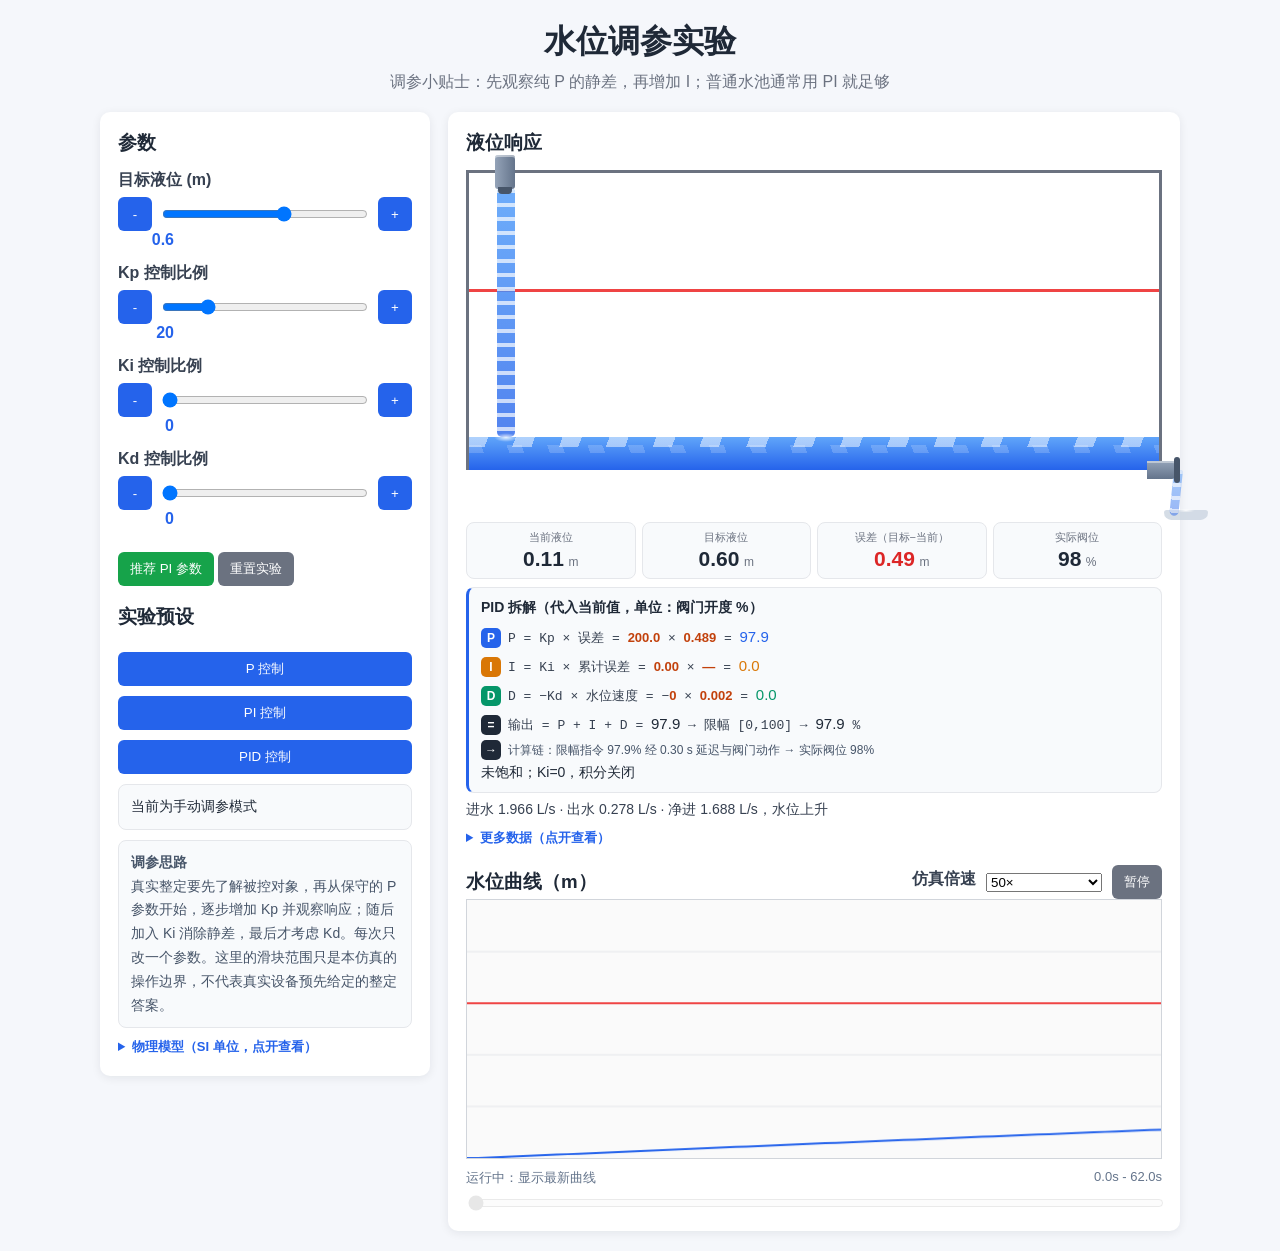
<file: water-tuner.html>
<!DOCTYPE html>
<html lang="zh-CN">
<head>
  <meta charset="UTF-8">
  <meta name="viewport" content="width=device-width, initial-scale=1.0">
  <title>水位调参实验</title>
  <style>
    * { box-sizing: border-box; font-family: Arial, sans-serif; }
    body { background: #f5f7fb; max-width: 1120px; margin: 0 auto; padding: 20px; color: #1f2937; }
    h1 { text-align: center; margin: 0 0 8px; }
    .subtitle { text-align: center; color: #6b7280; margin-bottom: 16px; min-height: 1.5em; transition: opacity .25s ease; cursor: pointer; user-select: none; }
    .subtitle:hover { color: #2563eb; }
    .subtitle.is-changing { opacity: 0; }
    .container { display: flex; gap: 18px; align-items: flex-start; }
    .panel { background: #fff; padding: 18px; border-radius: 10px; box-shadow: 0 2px 10px rgba(15,23,42,.08); }
    .left { width: 330px; }
    .right { flex: 1; }
    h3 { margin: 0 0 12px; }
    .param { margin: 14px 0; }
    label { display: block; font-weight: 700; margin-bottom: 6px; color: #374151; }
    input[type="range"] { width: 100%; }
    .param-control { display: flex; align-items: center; gap: 8px; }
    .value { color: #2563eb; font-weight: 700; min-width: 56px; display: inline-block; text-align: right; }
    .btn { padding: 8px 12px; background: #2563eb; color: #fff; border: 0; border-radius: 6px; cursor: pointer; margin-top: 10px; }
    .btn:hover { background: #1d4ed8; }
    .btn-auto { background: #16a34a; }
    .btn-auto:hover { background: #15803d; }
    .btn-secondary { background: #6b7280; }
    .btn-secondary:hover { background: #4b5563; }
    .param-btn { width: 34px; height: 34px; padding: 0; margin-top: 0; flex: 0 0 34px; }
    .preset-btn { width: 100%; }
    .status, .tips { line-height: 1.7; font-size: 14px; }
    .pool-box { position: relative; width: 100%; height: 300px; border: 3px solid #6b7280; border-bottom: none; margin: 14px 0 52px; background: #fff; overflow: visible; }
    .water { position: absolute; bottom: 0; width: 100%; background: linear-gradient(180deg, #60a5fa, #2563eb); overflow: hidden; transition: height .08s linear; }
    .water::before { content: ""; position: absolute; left: 0; top: 0; width: 200%; height: 10px; background: repeating-linear-gradient(110deg, rgba(255,255,255,.5) 0 18px, rgba(255,255,255,0) 18px 44px); animation: surfaceFlow 2.8s linear infinite; }
    .water::after { content: ""; position: absolute; left: 0; top: 8px; width: 200%; height: 8px; background: repeating-linear-gradient(70deg, rgba(255,255,255,.18) 0 14px, rgba(255,255,255,0) 14px 38px); animation: surfaceFlow 4.2s linear infinite reverse; }
    .water:not(.has-water)::before, .water:not(.has-water)::after { opacity: 0; }
    .target-line { position: absolute; left: 0; width: 100%; height: 3px; background: #ef4444; z-index: 10; }
    /* 进水管与下落水流 */
    .inlet-pipe { position: absolute; left: 26px; top: -18px; width: 20px; height: 34px; border-radius: 3px; background: linear-gradient(90deg, #94a3b8, #64748b); box-shadow: inset 0 2px 0 rgba(255,255,255,.45); z-index: 20; }
    .inlet-pipe::after { content: ""; position: absolute; left: 3px; bottom: -5px; width: 14px; height: 7px; border-radius: 0 0 4px 4px; background: #475569; }
    .inlet-stream { position: absolute; left: 28px; top: 16px; width: 16px; height: 0; border-radius: 3px 3px 5px 5px; background: linear-gradient(180deg, rgba(96,165,250,.92), rgba(37,99,235,.8)); opacity: 0; z-index: 15; }
    .inlet-stream::before { content: ""; position: absolute; inset: 0; border-radius: inherit; background: repeating-linear-gradient(180deg, rgba(255,255,255,.7) 0 4px, rgba(255,255,255,0) 4px 14px); animation: streamFlowDown .35s linear infinite; }
    .inlet-stream::after { content: ""; position: absolute; left: 50%; bottom: -5px; width: 24px; height: 9px; border-radius: 50%; background: radial-gradient(ellipse, rgba(255,255,255,.85), rgba(255,255,255,0) 70%); transform: translateX(-50%); animation: splashPulse .45s ease-in-out infinite alternate; }
    /* 出水管与外流水流 */
    .outlet-pipe { position: absolute; right: -18px; bottom: -9px; width: 30px; height: 18px; border-radius: 0 5px 5px 0; background: linear-gradient(180deg, #94a3b8, #64748b); box-shadow: inset 0 2px 0 rgba(255,255,255,.4); z-index: 20; }
    .outlet-pipe::after { content: ""; position: absolute; right: -3px; top: -4px; width: 6px; height: 26px; border-radius: 3px; background: #475569; }
    .outlet-stream { position: absolute; right: -24px; top: 100%; width: 14px; height: 0; border-radius: 3px 3px 6px 6px; background: linear-gradient(180deg, rgba(96,165,250,.92), rgba(37,99,235,.78)); opacity: 0; z-index: 15; transform: rotate(6deg); transform-origin: top center; }
    .outlet-stream::before { content: ""; position: absolute; inset: 0; border-radius: inherit; background: repeating-linear-gradient(180deg, rgba(255,255,255,.65) 0 4px, rgba(255,255,255,0) 4px 13px); animation: streamFlowDown .4s linear infinite; }
    .drain-pool { position: absolute; right: -49px; bottom: -50px; width: 44px; height: 10px; border-radius: 3px 3px 8px 8px; background: #cbd5e1; opacity: .8; z-index: 10; }
    .drain-pool::before { content: ""; position: absolute; left: 50%; top: -3px; width: 30px; height: 7px; border-radius: 50%; background: radial-gradient(ellipse, rgba(255,255,255,.9), rgba(255,255,255,0) 70%); transform: translateX(-50%) scale(.6); opacity: 0; }
    .drain-pool.is-receiving::before { opacity: 1; animation: splashPulse .5s ease-in-out infinite alternate; }
    @keyframes surfaceFlow { from { transform: translateX(0); } to { transform: translateX(-50%); } }
    @keyframes streamFlowDown { from { background-position: 0 0; } to { background-position: 0 14px; } }
    @keyframes splashPulse { from { transform: translateX(-50%) scale(.75); opacity: .5; } to { transform: translateX(-50%) scale(1.25); opacity: .95; } }
    /* 暂停时冻结所有流动动画 */
    .pool-box.is-paused .water::before, .pool-box.is-paused .water::after,
    .pool-box.is-paused .inlet-stream::before, .pool-box.is-paused .inlet-stream::after,
    .pool-box.is-paused .outlet-stream::before, .pool-box.is-paused .drain-pool.is-receiving::before { animation-play-state: paused; }
    @media (prefers-reduced-motion: reduce) { .water::before, .water::after, .inlet-stream::before, .inlet-stream::after, .outlet-stream::before, .drain-pool.is-receiving::before { animation: none; } }
    canvas { width: 100%; height: 260px; border: 1px solid #d1d5db; background: #fafafa; display: block; }
    .status, .tips { margin-top: 10px; padding: 10px 12px; border-radius: 8px; background: #f8fafc; border: 1px solid #e5e7eb; }
    .tips { color: #475569; }
    /* 核心指标：四个关键量并排放大显示 */
    .key-metrics { display: grid; grid-template-columns: repeat(4, minmax(0, 1fr)); gap: 6px; margin-top: 0; }
    .metric { min-width: 0; background: #f8fafc; border: 1px solid #e5e7eb; border-radius: 8px; padding: 7px 5px; text-align: center; }
    .metric-label { display: block; overflow: hidden; text-overflow: ellipsis; white-space: nowrap; font-size: 11px; color: #6b7280; margin-bottom: 2px; }
    .metric-num { font-size: 21px; font-weight: 700; color: #1f2937; }
    .metric-unit { font-size: 12px; color: #6b7280; }
    .metric.is-error .metric-num { color: #dc2626; }
    .balance-line { margin-top: 8px; font-size: 14px; color: #374151; }
    /* 次要数据默认折叠，点开才显示 */
    .more-data { margin-top: 8px; font-size: 13px; color: #475569; line-height: 1.7; }
    .more-data summary { cursor: pointer; color: #2563eb; font-weight: 600; }
    .more-data[open] summary { margin-bottom: 4px; }
    /* PID 公式卡：每项一行，代入真实数字，颜色与 P/I/D 对应 */
    #controlBreakdown { border-left: 3px solid #2563eb; margin-top: 8px; padding-top: 8px; padding-bottom: 8px; }
    #controlBreakdown strong { color: #1f2937; }
    .formula { display: grid; gap: 3px; margin-top: 4px; }
    .formula-row { display: flex; align-items: baseline; gap: 7px; }
    .term { flex: 0 0 20px; height: 20px; line-height: 20px; text-align: center;
      border-radius: 5px; color: #fff; font-weight: 700; font-size: 12px; }
    .term-p { background: #2563eb; }
    .term-i { background: #d97706; }
    .term-d { background: #059669; }
    .term-sum { background: #1f2937; }
    .expr { font-family: Consolas, "Courier New", monospace; font-size: 13px; color: #374151; }
    .expr b { color: #c2410c; }
    .expr .res-p { color: #2563eb; font-size: 15px; }
    .expr .res-i { color: #d97706; font-size: 15px; }
    .expr .res-d { color: #059669; font-size: 15px; }
    .expr .res-sum { color: #1f2937; font-size: 15px; }
    .formula-path { font-size: 12px; color: #475569; font-family: inherit; }
    .formula-path b { color: #2563eb; }
    .chart-head { display: flex; align-items: center; justify-content: space-between; gap: 12px; margin-top: 16px; }
    .chart-head h3 { margin: 0; }
    .chart-tools { display: flex; align-items: center; gap: 10px; flex-wrap: wrap; }
    .chart-tools .btn { margin-top: 0; }
    .scrubber-wrap { margin-top: 10px; display: grid; gap: 6px; }
    .scrubber-label { display: flex; justify-content: space-between; gap: 12px; color: #64748b; font-size: 13px; }
    .scrubber { width: 100%; accent-color: #2563eb; }
    .scrubber:disabled { opacity: 0.45; cursor: not-allowed; }

    @media (max-width: 920px) {
      .container { flex-direction: column; }
      .left { width: 100%; }
      .scrubber-label { flex-direction: column; gap: 2px; }
    }
  </style>
</head>
<body>
  <h1>水位调参实验</h1>
  <div class="subtitle" id="loadingTip" title="点击切换下一条提示" aria-live="polite">调参小贴士：先观察纯 P 的静差，再增加 I；普通水池通常用 PI 就足够</div>

  <div class="container">
    <div class="panel left">
      <h3>参数</h3>

      <div class="param">
        <label for="setPoint">目标液位 (m)</label>
        <div class="param-control">
          <button class="btn param-btn" onclick="adjustParam('setPoint', -0.1)">-</button>
          <input type="range" id="setPoint" min="0" max="1" step="0.1" value="0.6">
          <button class="btn param-btn" onclick="adjustParam('setPoint', 0.1)">+</button>
        </div>
        <span class="value" id="setPointVal">0.6</span>
      </div>

      <div class="param">
        <label for="kp">Kp 控制比例</label>
        <div class="param-control">
          <button class="btn param-btn" onclick="adjustParam('kp', -1)">-</button>
          <input type="range" id="kp" min="0" max="100" step="1" value="20">
          <button class="btn param-btn" onclick="adjustParam('kp', 1)">+</button>
        </div>
        <span class="value" id="kpVal">20</span>
      </div>

      <div class="param">
        <label for="ki">Ki 控制比例</label>
        <div class="param-control">
          <button class="btn param-btn" onclick="adjustParam('ki', -1)">-</button>
          <input type="range" id="ki" min="0" max="100" step="1" value="0">
          <button class="btn param-btn" onclick="adjustParam('ki', 1)">+</button>
        </div>
        <span class="value" id="kiVal">0</span>
      </div>

      <div class="param">
        <label for="kd">Kd 控制比例</label>
        <div class="param-control">
          <button class="btn param-btn" onclick="adjustParam('kd', -1)">-</button>
          <input type="range" id="kd" min="0" max="100" step="1" value="0">
          <button class="btn param-btn" onclick="adjustParam('kd', 1)">+</button>
        </div>
        <span class="value" id="kdVal">0</span>
      </div>

      <button class="btn btn-auto" onclick="autoTune()">推荐 PI 参数</button>
      <button class="btn btn-secondary" onclick="resetSystem()">重置实验</button>

      <h3 style="margin-top:18px">实验预设</h3>
      <button class="btn preset-btn" onclick="loadPreset('pOnly')">P 控制</button>
      <button class="btn preset-btn" onclick="loadPreset('pi')">PI 控制</button>
      <button class="btn preset-btn" onclick="loadPreset('pid')">PID 控制</button>

      <div class="status" id="tuneStatus">当前为手动调参模式</div>
      <div class="tips">
        <strong>调参思路</strong><br>
        真实整定要先了解被控对象，再从保守的 P 参数开始，逐步增加 Kp 并观察响应；随后加入 Ki 消除静差，最后才考虑 Kd。每次只改一个参数。这里的滑块范围只是本仿真的操作边界，不代表真实设备预先给定的整定答案。
      </div>
      <details class="more-data">
        <summary>物理模型（SI 单位，点开查看）</summary>
        水池：1 m × 1 m × 1 m，容量 1000 L。<br>
        顶部进水：最大 2 L/s，与实际阀位成正比。<br>
        底部出水：直径 20 mm，流量系数 Cd=0.6，向大气自由排水。<br>
        Q出 = Cd × 孔面积 × √(2gh)；水位变化率 = (Q进 − Q出) ÷ 池底面积。<br>
        0.6 m 时出水约 0.647 L/s，平衡阀位约 32.4%。<br>
        阀门指令延迟 0.30 s 后才到达执行机构，阀门按一阶惯性动作。<br>
        不含长管阻力、泵曲线和水面晃荡。
      </details>
    </div>

    <div class="panel right">
      <h3>液位响应</h3>
      <div class="pool-box">
        <div class="water" id="water"></div>
        <div class="target-line" id="targetLine"></div>
        <div class="inlet-pipe" aria-hidden="true"></div>
        <div class="inlet-stream" id="inletStream" aria-hidden="true"></div>
        <div class="outlet-pipe" aria-hidden="true"></div>
        <div class="outlet-stream" id="outletStream" aria-hidden="true"></div>
        <div class="drain-pool" aria-hidden="true"></div>
      </div>
      <div class="key-metrics">
        <div class="metric">
          <span class="metric-label">当前液位</span>
          <span class="metric-num" id="currentLv">0.00</span> <span class="metric-unit">m</span>
        </div>
        <div class="metric">
          <span class="metric-label">目标液位</span>
          <span class="metric-num" id="targetLv">0.60</span> <span class="metric-unit">m</span>
        </div>
        <div class="metric is-error">
          <span class="metric-label">误差（目标−当前）</span>
          <span class="metric-num" id="error">0.00</span> <span class="metric-unit">m</span>
        </div>
        <div class="metric">
          <span class="metric-label">实际阀位</span>
          <span class="metric-num" id="valve">0</span> <span class="metric-unit">%</span>
        </div>
      </div>
      <div class="status" id="controlBreakdown">
        <strong>PID 拆解（代入当前值，单位：阀门开度 %）</strong>
        <div class="formula">
          <div class="formula-row">
            <span class="term term-p">P</span>
            <span class="expr">P = Kp × 误差 = <b id="fpKp">200.0</b> × <b id="fpErr">0.000</b> = <span class="res-p" id="pOutput">0.0</span></span>
          </div>
          <div class="formula-row">
            <span class="term term-i">I</span>
            <span class="expr">I = Ki × 累计误差 = <b id="fpKi">0.0</b> × <b id="fpIacc">—</b> = <span class="res-i" id="iOutput">0.0</span></span>
          </div>
          <div class="formula-row">
            <span class="term term-d">D</span>
            <span class="expr">D = −Kd × 水位速度 = −<b id="fpKd">0</b> × <b id="fpSpeed">0.000</b> = <span class="res-d" id="dOutput">0.0</span></span>
          </div>
          <div class="formula-row">
            <span class="term term-sum">=</span>
            <span class="expr">输出 = P + I + D = <span class="res-sum" id="rawOutput">0.0</span>
              → 限幅 [0,100] → <span class="res-sum" id="commandOutput">0.0</span> %</span>
          </div>
          <div class="formula-row">
            <span class="term term-sum">→</span>
            <span class="formula-path" id="controlChain"></span>
          </div>
        </div>
        <span id="saturationStatus">等待计算</span>
      </div>
      <div class="balance-line" id="balanceLine">进水 0.000 L/s · 出水 0.000 L/s</div>
      <details class="more-data">
        <summary>更多数据（点开查看）</summary>
        仿真时间 <span class="value" id="simTimeDisplay">0.0</span> s
        · 存水 <span class="value" id="volumeDisplay">0.0</span> L
        · 理论稳态静差（平衡解预测） <span class="value" id="theoryError">0.00</span> m
        · 累计溢流 <span class="value" id="overflowDisplay">0.0</span> L
      </details>
      <div class="chart-head">
        <h3>水位曲线（m）</h3>
        <div class="chart-tools">
          <label for="simulationSpeed">仿真倍速</label>
          <select id="simulationSpeed">
            <option value="1">1×（真实时间）</option>
            <option value="50" selected>50×</option>
            <option value="100">100×</option>
          </select>
          <button class="btn btn-secondary" id="toggleRunBtn" type="button">暂停</button>
        </div>
      </div>
      <canvas id="chart"></canvas>
      <div class="scrubber-wrap">
        <div class="scrubber-label">
          <span id="scrubberState">运行中：显示最新曲线</span>
          <span id="scrubberRange">0.0s - 0.0s</span>
        </div>
        <input class="scrubber" id="historyScrubber" type="range" min="0" max="0" value="0" disabled>
      </div>
    </div>
  </div>

  <script>
    const tips = [
      "先观察纯 P 的静差，再增加 I；普通水池通常用 PI 就足够。",
      "Kp 越大，静差越小：实测 50→0.39 m、200→0.14 m、1000→0.03 m。",
      "本模型纯 P 拉满 Kp=1000 也不会振荡——临界增益实测约 50 万，上限只有它的 1/500。",
      "纯 P 控制必然留下静差；Ki 就是记住所需阀位、把静差消掉的“记忆项”。",
      "Ki 不宜一次加太多：实测 Kp=200 时超调在 Ki≈2 达到峰值（约 109 mm）。",
      "Kd 要到几千才有可见作用（水位速度只有约 0.002 m/s），小了完全无感。",
      "实测：本模型加大 Kd 反而让超调变大——D 拖慢接近速度，积分积累更多。原因值得思考。",
      "调参时一次只改一个参数，并观察响应曲线的超调量与稳定时间。",
      "积分项会累积历史误差，若阀门已达上限（积分饱和），退出饱和需要额外时间。",
      "Kp 接于 0 属于纯 I 控制，实测会持续振荡；出现振荡先确认 Kp > 0。",
      "「推荐 PI 参数」只是预设，不是在线自动辨识或自动整定。",
      "预测稳态静差是平衡解，不是当前误差；加 I 后预测为零仍需要等待系统收敛。",
      "调节目标液位后，记录新稳态的到达时间，对比不同参数下的响应速度。",
      "水池截面积越大，相同净流量引起的水位变化越慢。",
      "右侧「PID 拆解」公式卡实时显示每个数怎么来的，调参时盯着它看最直观。",
      "暂停后可回看水位曲线；上方读数仍显示当前状态，不是历史读数。"
    ];
    let tipIndex = 0;
    const tipElement = document.getElementById("loadingTip");
    function showNextTip() {
      tipElement.classList.add("is-changing");
      window.setTimeout(() => {
        tipIndex = (tipIndex + 1) % tips.length;
        tipElement.textContent = `调参小贴士：${tips[tipIndex]}`;
        tipElement.classList.remove("is-changing");
      }, 250);
    }
    tipElement.addEventListener("click", showNextTip);
    window.setInterval(showNextTip, 6000);

    let setPoint = 0.6;
    let kp = 200.0;
    let ki = 0.0;
    let kd = 0.0;
    // 三个滑块统一显示 0–100 的控制比例；仿真仍使用各自的物理参数范围。
    const kpScale = 10;   // 比例 100 → 内部 Kp 1000
    const kiScale = 0.05; // 比例 100 → 内部 Ki 5
    const kdScale = 200;  // 比例 100 → 内部 Kd 20000

    let currentLevel = 0.0;
    let integral = 0.0;
    let valveOpen = 0.0;
    let actuator = 0.0;
    // 本步 PID 计算的拆解结果，供界面展示“这个数是怎么来的”
    let controlOutput = { p: 0, i: 0, d: 0, raw: 0, integrating: false };

    // 所有物理计算使用米、秒、立方米；只有界面把流量换算为 L/s。
    const dt = 0.05;            // 固定物理步长，不随显示帧率或倍速变化
    const controlDelay = 0.3;   // 控制指令纯滞后，秒
    const delaySteps = Math.round(controlDelay / dt);
    const maxValve = 100;
    const tankArea = 1.0;       // 水池水平截面积，m²
    const tankHeight = 1.0;     // 池高，m
    const maxInflow = 0.002;    // 最大进水，m³/s，即 2 L/s
    const outletDiameter = 0.020; // 底部圆孔直径，m
    const outletArea = Math.PI * outletDiameter ** 2 / 4;
    const dischargeCoefficient = 0.6;
    const gravity = 9.81;
    const actuatorTimeConstant = 1.0; // 阀门一阶响应时间常数，s
    const derivativeTimeConstant = 0.5; // 测量微分低通时间常数，s
    const historyInterval = 1;  // 每个仿真秒保存一个水位点
    const historySteps = Math.round(historyInterval / dt);
    const visiblePoints = 601;  // 显示最近 10 分钟
    const maxStoredPoints = 7201;
    let simulationSteps = 0;
    let overflowVolume = 0;
    let simulationSpeed = 50;
    let accumulator = 0;
    let lastFrameTime = null;

    let lastMeasurement = 0.0;
    let filteredDerivative = 0.0;

    let delayQueue = new Array(delaySteps).fill(0);
    let history = [{ time: 0, level: 0 }];
    let isPaused = false;
    let viewStartIndex = 0;

    const waterEl = document.getElementById("water");
    const targetLineEl = document.getElementById("targetLine");
    const inletStreamEl = document.getElementById("inletStream");
    const outletStreamEl = document.getElementById("outletStream");
    const poolBoxEl = document.querySelector(".pool-box");
    const drainPoolEl = document.querySelector(".drain-pool");
    const canvas = document.getElementById("chart");
    const ctx = canvas.getContext("2d");
    const toggleRunBtn = document.getElementById("toggleRunBtn");
    const historyScrubber = document.getElementById("historyScrubber");
    const scrubberStateEl = document.getElementById("scrubberState");
    const scrubberRangeEl = document.getElementById("scrubberRange");

    function resizeCanvas() {
      const dpr = window.devicePixelRatio || 1;
      const rect = canvas.getBoundingClientRect();
      canvas.width = Math.round(rect.width * dpr);
      canvas.height = Math.round(rect.height * dpr);
      ctx.setTransform(dpr, 0, 0, dpr, 0, 0);
      drawChart();
    }

    function roundToStep(v, step) {
      return Math.round(v / step) * step;
    }

    function syncUI() {
      document.getElementById("setPoint").value = setPoint;
      document.getElementById("setPointVal").textContent = setPoint.toFixed(1);
      document.getElementById("kp").value = kp / kpScale;
      document.getElementById("kpVal").textContent = Math.round(kp / kpScale);
      document.getElementById("ki").value = ki / kiScale;
      document.getElementById("kiVal").textContent = Math.round(ki / kiScale);
      document.getElementById("kd").value = kd / kdScale;
      document.getElementById("kdVal").textContent = Math.round(kd / kdScale);
      updateTargetLine();
      updateReadout();
      drawChart();
    }

    function adjustParam(name, delta) {
      const input = document.getElementById(name);
      const step = parseFloat(input.step) || 0.1;
      let value = roundToStep(parseFloat(input.value) + delta, step);
      value = Math.max(parseFloat(input.min), Math.min(parseFloat(input.max), value));

      if (name === "setPoint") setPoint = value;
      if (name === "kp") kp = value * kpScale;
      if (name === "ki") ki = value * kiScale;
      if (name === "kd") kd = value * kdScale;

      // 微调同样不重启系统，参数即时生效
      syncUI();
    }

    function loadPreset(name) {
      if (name === "pOnly") {
        kp = 200.0;
        ki = 0.0;
        kd = 0.0;
        document.getElementById("tuneStatus").textContent =
          "P 模式（Kp=200）。预期：稳定在约 0.459 m，静差约 0.141 m——纯 P 必须留误差才能维持进水";
      }
      if (name === "pi") {
        kp = 200.0;
        ki = 0.2;
        kd = 0.0;
        document.getElementById("tuneStatus").textContent =
          "PI 模式（Kp=200、Ki=0.2）。预期：静差消失、水位贴住红线，几乎无超调；盯住公式卡里 I 项的累积";
      }
      if (name === "pid") {
        kp = 200.0;
        ki = 0.2;
        kd = 20000.0;
        document.getElementById("tuneStatus").textContent =
          "PID 模式（与 PI 预设仅差 D 项，Kd=20000）。预期：超调反而多约 20 mm——D 拖慢接近速度、积分积累更多，实测与教科书印象相反，值得思考";
      }

      // 预设从空槽重新开始，便于比较同一目标下的不同控制方式。
      syncUI();
      resetSimState();
    }

    function autoTune() {
      loadPreset("pi");
      document.getElementById("tuneStatus").textContent = "已加载当前物理模型的推荐 PI：Kp=200、Ki=0.2、Kd=0（预设，非自动整定）";
    }

    function resetSimState() {
      currentLevel = 0.0;
      integral = 0.0;
      lastMeasurement = 0.0;
      filteredDerivative = 0.0;
      valveOpen = 0.0;
      actuator = 0.0;
      controlOutput = { p: 0, i: 0, d: 0, raw: 0, integrating: false };
      delayQueue = new Array(delaySteps).fill(0);
      simulationSteps = 0;
      overflowVolume = 0;
      accumulator = 0;
      lastFrameTime = null;
      history = [{ time: 0, level: 0 }];
      isPaused = false;
      viewStartIndex = 0;
      poolBoxEl.classList.remove("is-paused");
      updateReadout();
      updateScrubberUI();
      drawChart();
    }

    function resetSystem() {
      setPoint = 0.6;
      kp = 200.0;
      ki = 0.0;
      kd = 0.0;
      syncUI();
      resetSimState();
      document.getElementById("tuneStatus").textContent = "已重置：所有参数恢复默认值，系统从空槽重新开始";
    }

    function updateTargetLine() {
      targetLineEl.style.bottom = (setPoint / tankHeight * 100) + "%";
    }

    // 调参不重启系统：参数改动即时生效，系统从当前状态继续响应，便于观察过渡过程
    document.getElementById("setPoint").oninput = function () {
      setPoint = parseFloat(this.value);
      syncUI();
    };

    document.getElementById("kp").oninput = function () {
      kp = parseFloat(this.value) * kpScale;
      syncUI();
    };

    document.getElementById("ki").oninput = function () {
      ki = parseFloat(this.value) * kiScale;
      syncUI();
    };

    document.getElementById("kd").oninput = function () {
      kd = parseFloat(this.value) * kdScale;
      syncUI();
    };

    toggleRunBtn.addEventListener("click", function () {
      isPaused = !isPaused;
      lastFrameTime = null;
      if (!isPaused) {
        viewStartIndex = getLatestViewStart();
      }
      poolBoxEl.classList.toggle("is-paused", isPaused);
      updateScrubberUI();
      drawChart();
    });

    document.getElementById("simulationSpeed").addEventListener("change", function () {
      simulationSpeed = Number(this.value);
      lastFrameTime = null;
    });

    // 后台页面停止推进仿真，避免回到页面时突然补算很长时间。
    document.addEventListener("visibilitychange", function () {
      lastFrameTime = null;
    });

    historyScrubber.addEventListener("input", function () {
      viewStartIndex = parseInt(this.value, 10) || 0;
      updateScrubberUI();
      drawChart();
    });

    function getLatestViewStart() {
      return Math.max(0, history.length - visiblePoints);
    }

    function formatTime(index) {
      return (history[index]?.time || 0).toFixed(1) + "s";
    }

    function updateScrubberUI() {
      const maxStart = getLatestViewStart();
      if (!isPaused) {
        viewStartIndex = maxStart;
      } else {
        viewStartIndex = Math.max(0, Math.min(viewStartIndex, maxStart));
      }

      historyScrubber.max = String(maxStart);
      historyScrubber.value = String(viewStartIndex);
      historyScrubber.disabled = !isPaused || maxStart === 0;
      toggleRunBtn.textContent = isPaused ? "启动" : "暂停";
      scrubberStateEl.textContent = isPaused ? "已暂停：可拖动滑块回看" : "运行中：显示最新曲线";

      if (history.length === 0) {
        scrubberRangeEl.textContent = "0.0s - 0.0s";
        return;
      }

      const endIndex = Math.min(history.length, viewStartIndex + visiblePoints);
      scrubberRangeEl.textContent = formatTime(viewStartIndex) + " - " + formatTime(endIndex - 1);
    }

    function updateReadout() {
      const error = setPoint - currentLevel;
      const waterPercent = currentLevel / tankHeight * 100;
      waterEl.style.height = waterPercent + "%";
      waterEl.classList.toggle("has-water", currentLevel > 0.002);
      document.getElementById("currentLv").textContent = currentLevel.toFixed(2);
      document.getElementById("targetLv").textContent = setPoint.toFixed(2);
      document.getElementById("valve").textContent = Math.round(actuator);
      document.getElementById("error").textContent = error.toFixed(2);
      document.getElementById("simTimeDisplay").textContent = (simulationSteps * dt).toFixed(1);
      document.getElementById("volumeDisplay").textContent = (currentLevel * tankArea * 1000).toFixed(1);
      document.getElementById("overflowDisplay").textContent = (overflowVolume * 1000).toFixed(1);

      // PID 拆解：把“误差 → 各项 → 指令 → 实际阀位”这串数字直接显示出来
      const out = controlOutput;
      document.getElementById("pOutput").textContent = out.p.toFixed(1);
      document.getElementById("iOutput").textContent = out.i.toFixed(1);
      document.getElementById("dOutput").textContent = out.d.toFixed(1);
      document.getElementById("rawOutput").textContent = out.raw.toFixed(1);
      document.getElementById("commandOutput").textContent = valveOpen.toFixed(1);
      // 公式卡：把当前误差、参数、水位速度代入原始式子
      document.getElementById("fpErr").textContent = error.toFixed(3);
      document.getElementById("fpKp").textContent = kp.toFixed(1);
      document.getElementById("fpKi").textContent = ki.toFixed(2);
      document.getElementById("fpIacc").textContent = ki > 0 ? (integral / ki).toFixed(2) : "—";
      document.getElementById("fpKd").textContent = kd.toFixed(0);
      document.getElementById("fpSpeed").textContent = filteredDerivative.toFixed(3);
      const saturation = out.raw > maxValve ? "上限饱和：原始输出超过 100%，阀门按 100% 打开"
        : out.raw < 0 ? "下限饱和：原始输出为负，阀门按 0% 关闭（不能反向抽水）" : "未饱和";
      const integration = ki === 0 ? "Ki=0，积分关闭"
        : out.integrating ? "积分正在累积" : "抗饱和：输出已在边界，暂停向饱和方向累积";
      document.getElementById("saturationStatus").textContent = saturation + "；" + integration;
      document.getElementById("controlChain").textContent =
        `计算链：限幅指令 ${valveOpen.toFixed(1)}% 经 ${controlDelay.toFixed(2)} s 延迟与阀门动作`
        + ` → 实际阀位 ${Math.round(actuator)}%`;

      // 进/出水动画强度跟随当前阀门开度与水位
      const poolHeight = poolBoxEl.clientHeight;
      const valveRatio = actuator / maxValve;
      const inflow = maxInflow * valveRatio;
      const outflow = outletFlow(currentLevel);
      // 进出水平衡是理解闭环稳态的关键：进≈出时水位不再变化
      const netLps = (inflow - outflow) * 1000;
      const balanceState = Math.abs(netLps) < 0.005 ? "进出平衡，水位稳定"
        : netLps > 0 ? `净进 ${netLps.toFixed(3)} L/s，水位上升`
          : `净出 ${(-netLps).toFixed(3)} L/s，水位下降`;
      document.getElementById("balanceLine").textContent =
        `进水 ${(inflow * 1000).toFixed(3)} L/s · 出水 ${(outflow * 1000).toFixed(3)} L/s · ${balanceState}`;
      const inletRatio = valveRatio;
      const outletRatio = Math.min(1, outflow / outletFlow(tankHeight));

      // 进水流长度精确接到当前水面（起点距池顶16px）
      const surfaceY = poolHeight * (1 - currentLevel / tankHeight);
      const inletHeight = Math.max(0, surfaceY - 16);
      inletStreamEl.style.height = inletHeight.toFixed(1) + "px";
      inletStreamEl.style.width = (8 + inletRatio * 10).toFixed(1) + "px";
      inletStreamEl.style.opacity = inletRatio > 0.01 ? String(0.4 + inletRatio * 0.6) : "0";

      // 出水流长度接到接水槽（槽顶距池底约70px），粗细随出水量变化
      const outletHeight = 46;
      outletStreamEl.style.height = outletHeight.toFixed(1) + "px";
      outletStreamEl.style.width = (6 + outletRatio * 8).toFixed(1) + "px";
      outletStreamEl.style.opacity = outletRatio > 0.01 ? String(0.4 + outletRatio * 0.6) : "0";
      drainPoolEl.classList.toggle("is-receiving", outletRatio > 0.01);

      // 仅为平衡解预测，不承诺不稳定参数能够收敛。
      document.getElementById("theoryError").textContent = steadyStateError().toFixed(3);
    }

    function outletFlow(height) {
      return dischargeCoefficient * outletArea * Math.sqrt(2 * gravity * Math.max(0, height));
    }

    function steadyStateError() {
      if (ki > 0) {
        // 积分能保持所需阀位；若进水能力不足，只能达到全开时的平衡水位。
        const fullOpenHeight = (maxInflow / (dischargeCoefficient * outletArea)) ** 2 / (2 * gravity);
        return Math.max(0, setPoint - fullOpenHeight);
      }
      // 纯 P：求 Qmax * clamp(Kp*(目标-h),0,100)/100 = Qout(h)。
      let low = 0;
      let high = setPoint;
      for (let i = 0; i < 60; i++) {
        const height = (low + high) / 2;
        const command = Math.max(0, Math.min(maxValve, kp * (setPoint - height)));
        if (maxInflow * command / maxValve > outletFlow(height)) low = height;
        else high = height;
      }
      return setPoint - (low + high) / 2;
    }

    function pidControl() {
      const error = setPoint - currentLevel;
      const measurementDerivative = (currentLevel - lastMeasurement) / dt;
      const derivativeAlpha = 1 - Math.exp(-dt / derivativeTimeConstant);
      filteredDerivative += derivativeAlpha * (measurementDerivative - filteredDerivative);

      // integral 直接存积分输出（%）。条件积分：饱和时不继续向饱和方向累积。
      const candidateIntegral = integral + ki * error * dt;
      const candidateCommand = kp * error + candidateIntegral - kd * filteredDerivative;
      let integrating = false;
      if (ki === 0) integral = 0;
      else if ((candidateCommand >= 0 && candidateCommand <= maxValve)
        || (candidateCommand > maxValve && error < 0)
        || (candidateCommand < 0 && error > 0)) {
        integral = candidateIntegral;
        integrating = true;
      }

      const command = kp * error + integral - kd * filteredDerivative;
      valveOpen = Math.max(0, Math.min(maxValve, command));
      controlOutput = { p: kp * error, i: integral, d: -kd * filteredDerivative,
        raw: command, integrating };
      lastMeasurement = currentLevel;

      delayQueue.push(valveOpen);
      const delayedValve = delayQueue.shift();

      actuator += (1 - Math.exp(-dt / actuatorTimeConstant)) * (delayedValve - actuator);
      const valveRatio = actuator / maxValve;
      const inflow = maxInflow * valveRatio;
      // 一步内排出的水不能超过现有水量加本步进水。
      const outflow = Math.min(outletFlow(currentLevel), currentLevel * tankArea / dt + inflow);
      const nextVolume = currentLevel * tankArea + (inflow - outflow) * dt;
      overflowVolume += Math.max(0, nextVolume - tankArea * tankHeight);
      currentLevel = Math.max(0, Math.min(tankHeight, nextVolume / tankArea));
      simulationSteps++;

      if (simulationSteps % historySteps === 0) {
        history.push({ time: simulationSteps * dt, level: currentLevel });
        if (history.length > maxStoredPoints) history.shift();
      }
    }

    function drawChart() {
      const rect = canvas.getBoundingClientRect();
      const w = rect.width;
      const h = rect.height;
      const start = isPaused ? viewStartIndex : getLatestViewStart();
      const end = Math.min(history.length, start + visiblePoints);

      ctx.clearRect(0, 0, w, h);

      ctx.strokeStyle = "#e5e7eb";
      ctx.lineWidth = 1;
      for (let i = 1; i < 5; i++) {
        const gy = (h / 5) * i;
        ctx.beginPath();
        ctx.moveTo(0, gy);
        ctx.lineTo(w, gy);
        ctx.stroke();
      }

      ctx.strokeStyle = "#ef4444";
      ctx.lineWidth = 2;
      ctx.beginPath();
      const ty = h - setPoint / tankHeight * h;
      ctx.moveTo(0, ty);
      ctx.lineTo(w, ty);
      ctx.stroke();

      ctx.strokeStyle = "#2563eb";
      ctx.lineWidth = 2;
      ctx.beginPath();
      for (let i = start; i < end; i++) {
        const point = history[i];
        if (point == null) continue;
        const progress = end - start <= 1 ? 0 : (i - start) / (end - start - 1);
        const x = progress * w;
        const y = h - point.level / tankHeight * h;
        if (i === start) ctx.moveTo(x, y);
        else ctx.lineTo(x, y);
      }
      ctx.stroke();
    }

    function loop(timestamp) {
      if (lastFrameTime !== null && !isPaused && !document.hidden) {
        accumulator += (timestamp - lastFrameTime) / 1000 * simulationSpeed;
        // 固定步长推进，渲染只做一次。积压保留到后续帧，不把大步长传入物理模型。
        let steps = 0;
        while (accumulator >= dt && steps < 2400) {
          pidControl();
          accumulator -= dt;
          steps++;
        }
      }
      lastFrameTime = timestamp;
      updateReadout();
      updateScrubberUI();
      drawChart();
      requestAnimationFrame(loop);
    }

    syncUI();
    updateReadout();
    updateScrubberUI();
    resizeCanvas();
    window.addEventListener("resize", resizeCanvas);
    requestAnimationFrame(loop);
  </script>
</body>
</html>
</file>
<file: core/theme.css>
/* 共享主题：两个实验页共用的布局、控件、指标、公式卡与曲线工具样式。
   实验专属的可视化（水池 / 大锅与温度条）仍写在各页自己的 <style> 里。 */
* { box-sizing: border-box; font-family: Arial, sans-serif; }
body { background: #f5f7fb; max-width: 1120px; margin: 0 auto; padding: 20px; color: #1f2937; }
h1 { text-align: center; margin: 0 0 8px; }
.subtitle { text-align: center; color: #6b7280; margin-bottom: 16px; min-height: 1.5em; transition: opacity .25s ease; cursor: pointer; user-select: none; }
.subtitle:hover { color: #2563eb; }
.subtitle.is-changing { opacity: 0; }
.container { display: flex; gap: 18px; align-items: flex-start; }
.panel { background: #fff; padding: 18px; border-radius: 10px; box-shadow: 0 2px 10px rgba(15,23,42,.08); }
.left { width: 330px; }
.right { flex: 1; }
h3 { margin: 0 0 12px; }
.param { margin: 14px 0; }
label { display: block; font-weight: 700; margin-bottom: 6px; color: #374151; }
input[type="range"] { width: 100%; }
.param-control { display: flex; align-items: center; gap: 8px; }
.value { color: #2563eb; font-weight: 700; min-width: 56px; display: inline-block; text-align: right; }
.btn { padding: 8px 12px; background: #2563eb; color: #fff; border: 0; border-radius: 6px; cursor: pointer; margin-top: 10px; }
.btn:hover { background: #1d4ed8; }
.btn-auto { background: #16a34a; }
.btn-auto:hover { background: #15803d; }
.btn-secondary { background: #6b7280; }
.btn-secondary:hover { background: #4b5563; }
.param-btn { width: 34px; height: 34px; padding: 0; margin-top: 0; flex: 0 0 34px; }
.preset-btn { width: 100%; }
.status, .tips { line-height: 1.7; font-size: 14px; }
/* 目标线：两个实验的可视化里都有的红色参考线 */
.target-line { position: absolute; left: 0; width: 100%; height: 3px; background: #ef4444; z-index: 10; }
canvas { width: 100%; height: 260px; border: 1px solid #d1d5db; background: #fafafa; display: block; }
.status, .tips { margin-top: 10px; padding: 10px 12px; border-radius: 8px; background: #f8fafc; border: 1px solid #e5e7eb; }
.tips { color: #475569; }
/* 核心指标：四个关键量并排放大显示 */
.key-metrics { display: grid; grid-template-columns: repeat(4, minmax(0, 1fr)); gap: 6px; margin-top: 0; }
.metric { min-width: 0; background: #f8fafc; border: 1px solid #e5e7eb; border-radius: 8px; padding: 7px 5px; text-align: center; }
.metric-label { display: block; overflow: hidden; text-overflow: ellipsis; white-space: nowrap; font-size: 11px; color: #6b7280; margin-bottom: 2px; }
.metric-num { font-size: 21px; font-weight: 700; color: #1f2937; }
.metric-unit { font-size: 12px; color: #6b7280; }
.metric.is-error .metric-num { color: #dc2626; }
.balance-line { margin-top: 8px; font-size: 14px; color: #374151; }
/* 次要数据默认折叠，点开才显示 */
.more-data { margin-top: 8px; font-size: 13px; color: #475569; line-height: 1.7; }
.more-data summary { cursor: pointer; color: #2563eb; font-weight: 600; }
.more-data[open] summary { margin-bottom: 4px; }
/* PID 公式卡：每项一行，代入真实数字，颜色与 P/I/D 对应 */
#controlBreakdown { border-left: 3px solid #2563eb; margin-top: 8px; padding-top: 8px; padding-bottom: 8px; }
#controlBreakdown strong { color: #1f2937; }
.formula { display: grid; gap: 3px; margin-top: 4px; }
.formula-row { display: flex; align-items: baseline; gap: 7px; }
.term { flex: 0 0 20px; height: 20px; line-height: 20px; text-align: center;
  border-radius: 5px; color: #fff; font-weight: 700; font-size: 12px; }
.term-p { background: #2563eb; }
.term-i { background: #d97706; }
.term-d { background: #059669; }
.term-sum { background: #1f2937; }
.expr { font-family: Consolas, "Courier New", monospace; font-size: 13px; color: #374151; }
.expr b { color: #c2410c; }
.expr .res-p { color: #2563eb; font-size: 15px; }
.expr .res-i { color: #d97706; font-size: 15px; }
.expr .res-d { color: #059669; font-size: 15px; }
.expr .res-sum { color: #1f2937; font-size: 15px; }
.formula-path { font-size: 12px; color: #475569; font-family: inherit; }
.formula-path b { color: #2563eb; }
.chart-head { display: flex; align-items: center; justify-content: space-between; gap: 12px; margin-top: 16px; }
.chart-head h3 { margin: 0; }
.chart-tools { display: flex; align-items: center; gap: 10px; flex-wrap: wrap; }
.chart-tools .btn { margin-top: 0; }
.scrubber-wrap { margin-top: 10px; display: grid; gap: 6px; }
.scrubber-label { display: flex; justify-content: space-between; gap: 12px; color: #64748b; font-size: 13px; }
.scrubber { width: 100%; accent-color: #2563eb; }
.scrubber:disabled { opacity: 0.45; cursor: not-allowed; }

@media (max-width: 920px) {
  .container { flex-direction: column; }
  .left { width: 100%; }
  .scrubber-label { flex-direction: column; gap: 2px; }
}
</file>
